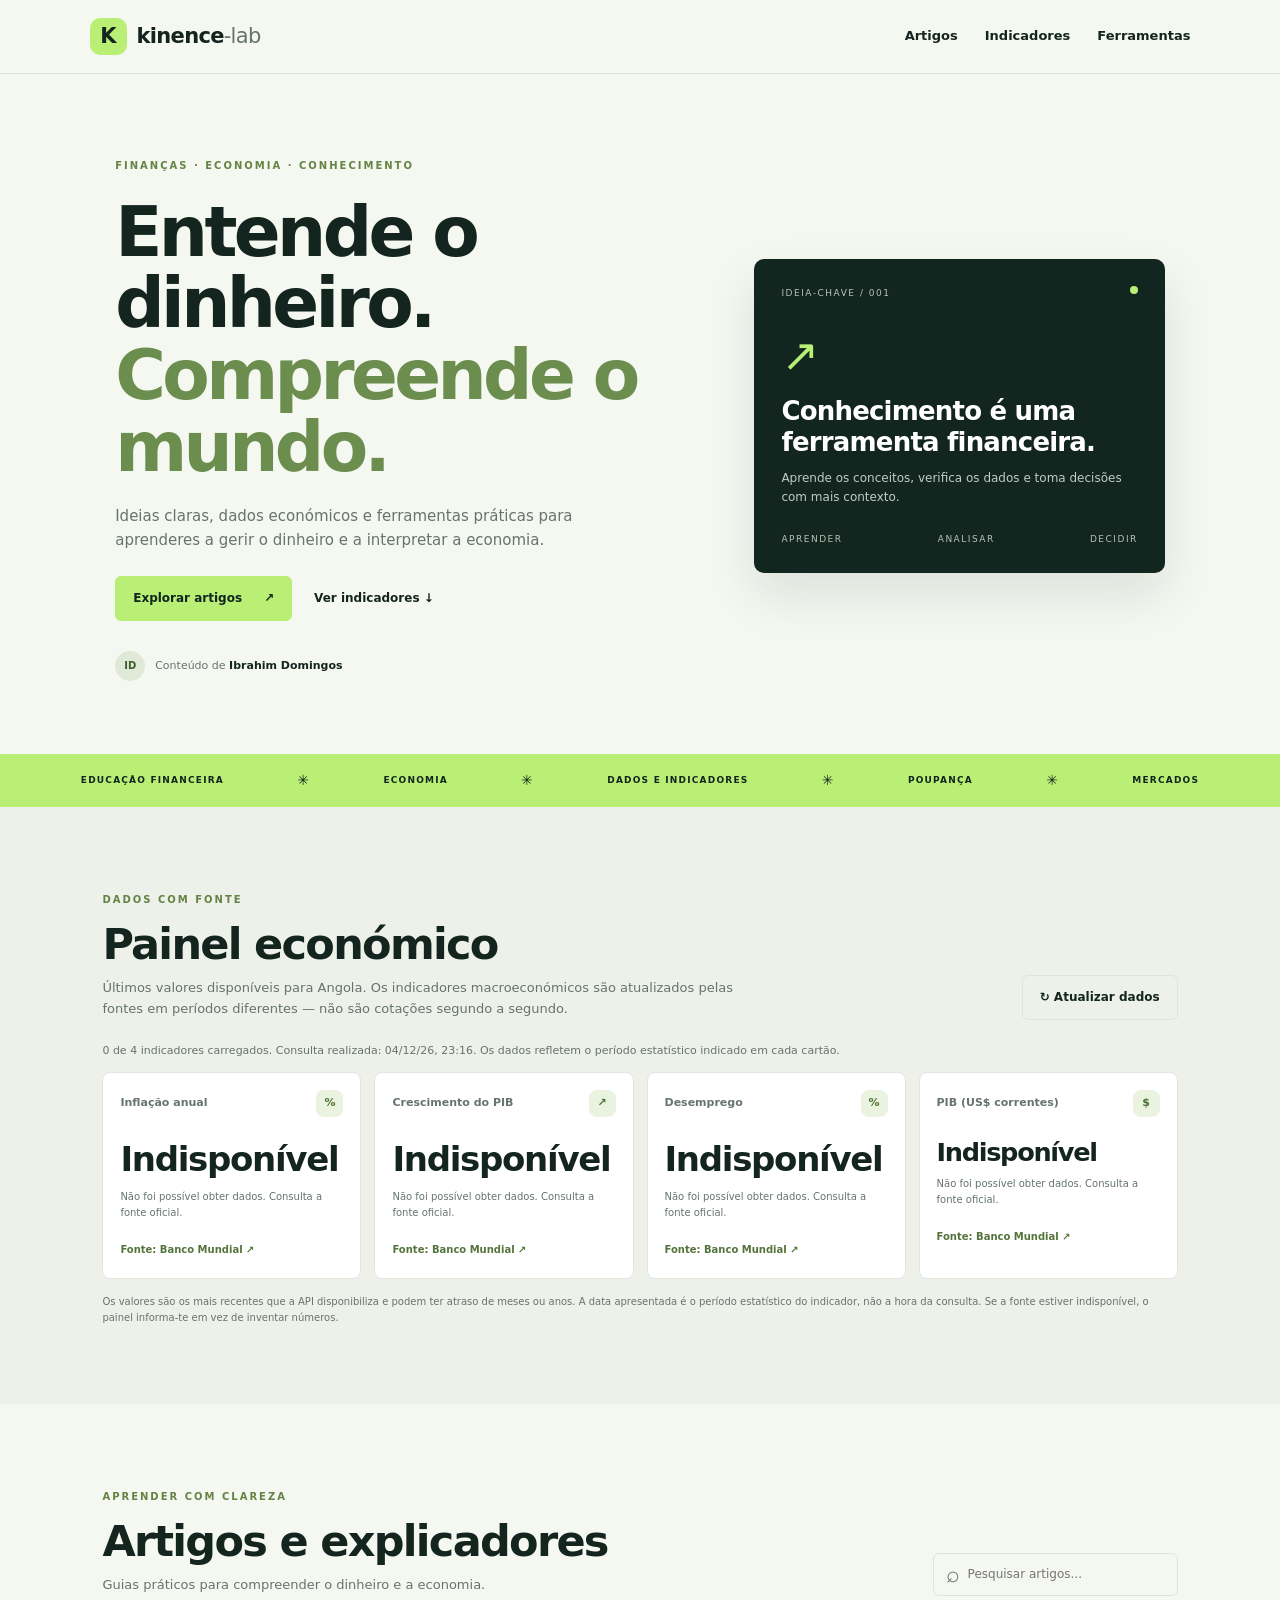
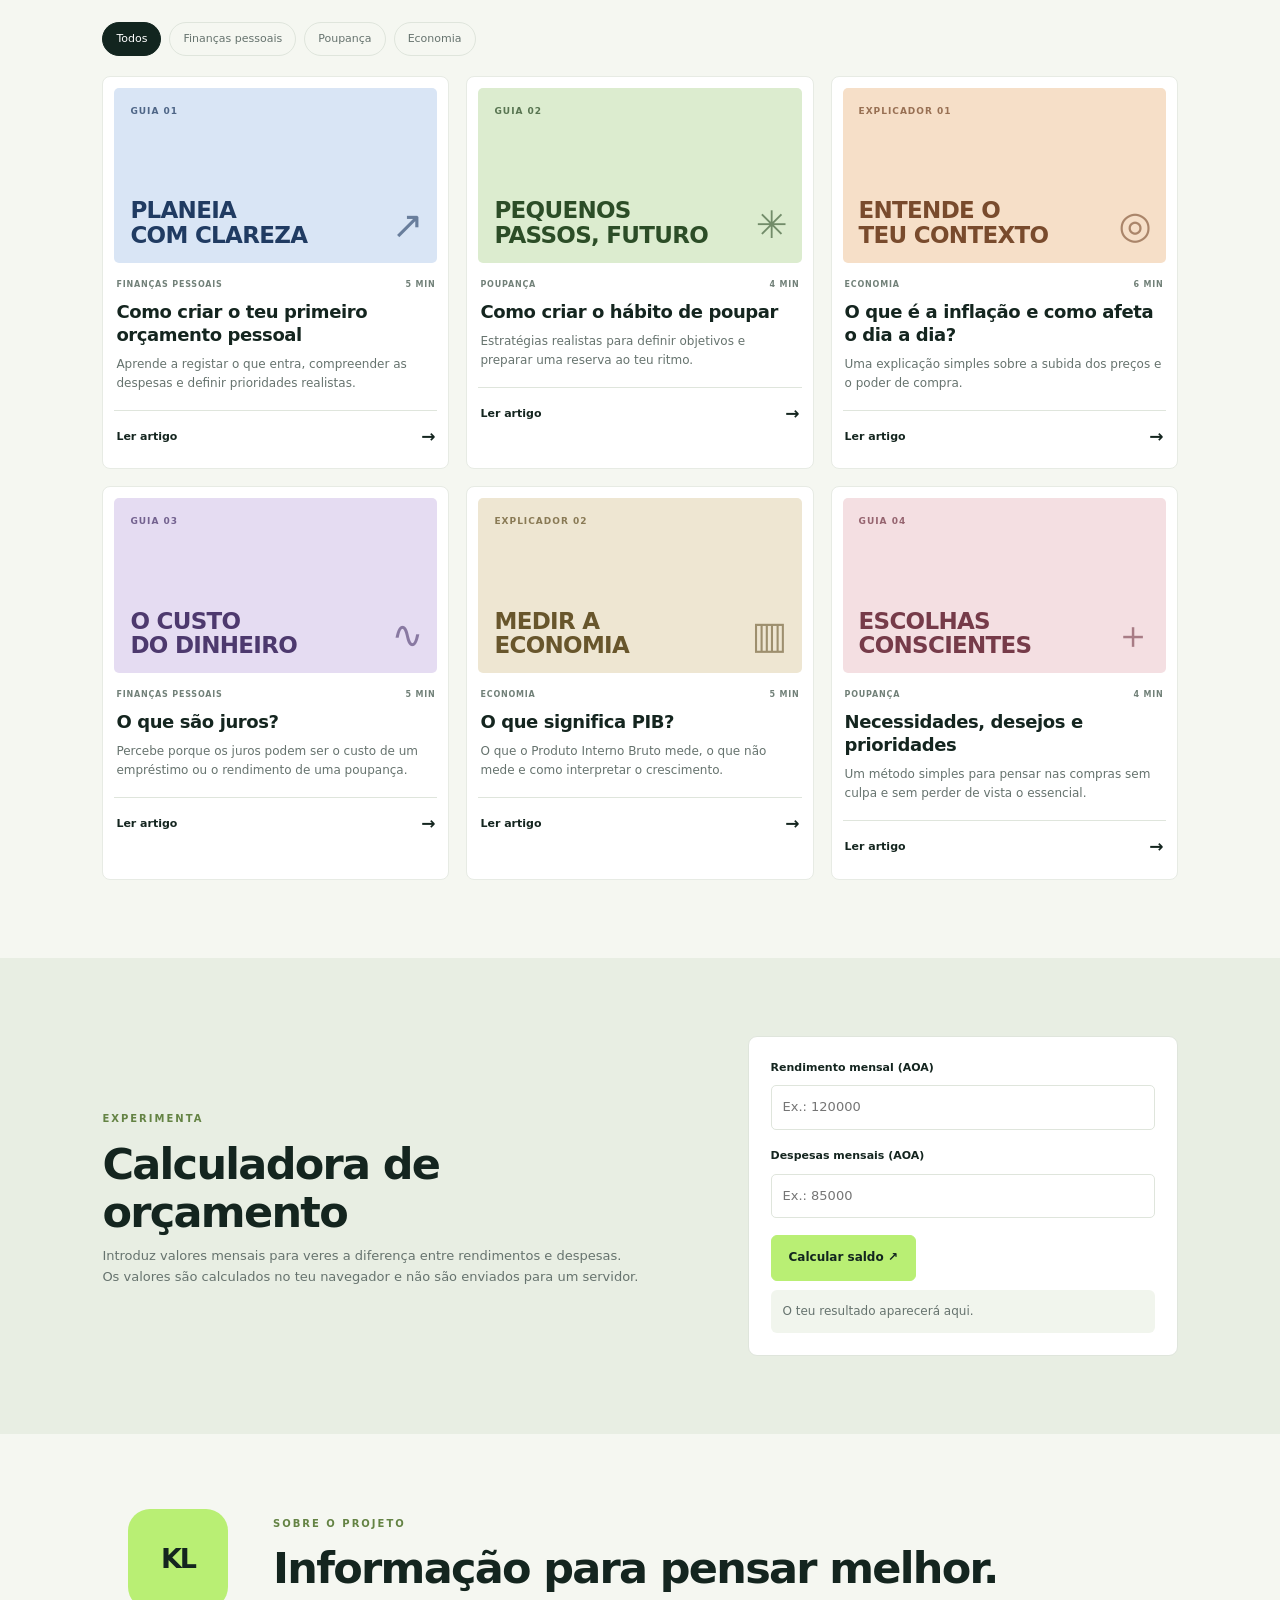
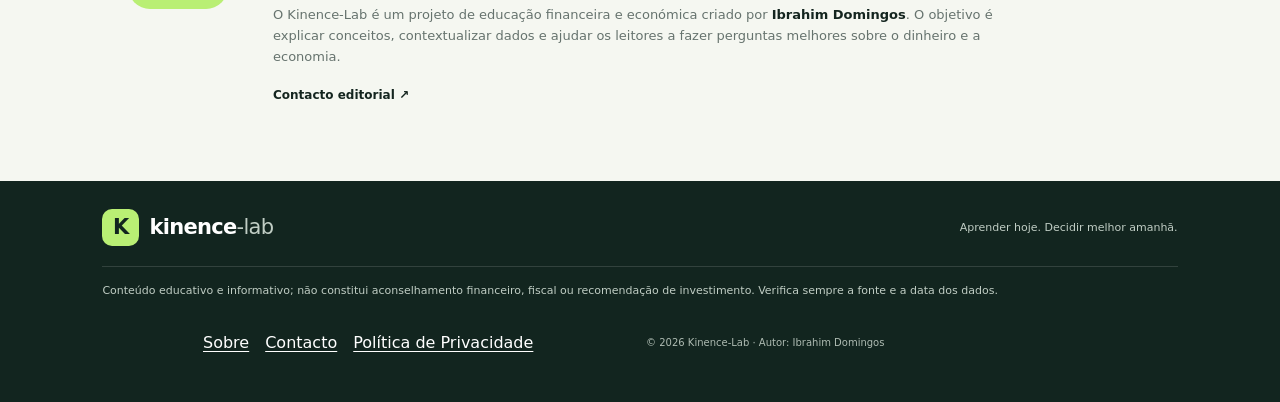
<file: index.html>
<!doctype html>
<html lang="pt">
<head>
  <meta charset="utf-8">
  <meta name="viewport" content="width=device-width, initial-scale=1">
  <meta name="theme-color" content="#12251f">
  <meta name="description" content="Kinence-Lab: educação financeira, economia angolana, indicadores económicos e ferramentas práticas para compreender melhor o dinheiro.">
  <link rel="canonical" href="https://elsaportela57-coder.github.io/Kinence-lab/">
  <meta property="og:type" content="website">
  <meta property="og:title" content="Kinence-Lab — Finanças, Economia e Conhecimento">
  <meta property="og:description" content="Educação financeira, economia e dados para aprender e decidir com mais contexto.">
  <meta property="og:url" content="https://elsaportela57-coder.github.io/Kinence-lab/">
  <title>Kinence-Lab — Finanças, Economia e Conhecimento</title>
  <link rel="stylesheet" href="style.css">
</head>
<body>
  <a class="skip-link" href="#conteudo">Saltar para o conteúdo</a>
  <header class="site-header">
    <a class="brand" href="#" aria-label="Kinence-Lab, início">
      <span class="brand-mark">K</span><span>kinence<span class="brand-light">-lab</span></span>
    </a>
    <button class="menu-toggle" id="menuToggle" aria-label="Abrir menu" aria-expanded="false">☰</button>
    <nav id="navMenu" aria-label="Navegação principal">
      <a href="#artigos">Artigos</a><a href="#indicadores">Indicadores</a><a href="#ferramentas">Ferramentas</a>
    </nav>
  </header>

  <main id="conteudo">
    <section class="hero">
      <div class="hero-copy">
        <span class="eyebrow">FINANÇAS · ECONOMIA · CONHECIMENTO</span>
        <h1>Entende o dinheiro.<br><span>Compreende o mundo.</span></h1>
        <p>Ideias claras, dados económicos e ferramentas práticas para aprenderes a gerir o dinheiro e a interpretar a economia.</p>
        <div class="hero-actions"><a class="button" href="#artigos">Explorar artigos <span>↗</span></a><a class="text-link" href="#indicadores">Ver indicadores ↓</a></div>
        <div class="author-line"><span class="author-avatar">ID</span><span>Conteúdo de <strong>Ibrahim Domingos</strong></span></div>
      </div>
      <div class="hero-panel">
        <div class="panel-top"><span>IDEIA-CHAVE / 001</span><span class="live-dot"></span></div>
        <div class="panel-symbol">↗</div>
        <h2>Conhecimento é uma ferramenta financeira.</h2>
        <p>Aprende os conceitos, verifica os dados e toma decisões com mais contexto.</p>
        <div class="panel-bottom"><span>APRENDER</span><span>ANALISAR</span><span>DECIDIR</span></div>
      </div>
    </section>

    <div class="ticker" aria-label="Temas do Kinence-Lab"><span>EDUCAÇÃO FINANCEIRA</span><b>✳</b><span>ECONOMIA</span><b>✳</b><span>DADOS E INDICADORES</span><b>✳</b><span>POUPANÇA</span><b>✳</b><span>MERCADOS</span></div>

    <section class="section indicators-section" id="indicadores">
      <div class="section-heading">
        <div><span class="eyebrow">DADOS COM FONTE</span><h2>Painel económico</h2><p class="section-intro">Últimos valores disponíveis para Angola. Os indicadores macroeconómicos são atualizados pelas fontes em períodos diferentes — não são cotações segundo a segundo.</p></div>
        <button class="button button-outline" id="refreshIndicators"><span>↻</span> Atualizar dados</button>
      </div>
      <div class="data-status" id="dataStatus" role="status">A preparar ligação à API do Banco Mundial…</div>
      <div class="indicator-grid">
        <article class="indicator-card"><div class="indicator-label"><span>Inflação anual</span><span class="indicator-icon">%</span></div><div class="indicator-value" id="inflationValue">—</div><div class="indicator-detail" id="inflationDate">A carregar dados…</div><a class="source-link" href="https://data.worldbank.org/indicator/FP.CPI.TOTL.ZG?locations=AO" target="_blank" rel="noopener">Fonte: Banco Mundial ↗</a></article>
        <article class="indicator-card"><div class="indicator-label"><span>Crescimento do PIB</span><span class="indicator-icon">↗</span></div><div class="indicator-value" id="gdpValue">—</div><div class="indicator-detail" id="gdpDate">A carregar dados…</div><a class="source-link" href="https://data.worldbank.org/indicator/NY.GDP.MKTP.KD.ZG?locations=AO" target="_blank" rel="noopener">Fonte: Banco Mundial ↗</a></article>
        <article class="indicator-card"><div class="indicator-label"><span>Desemprego</span><span class="indicator-icon">%</span></div><div class="indicator-value" id="unemploymentValue">—</div><div class="indicator-detail" id="unemploymentDate">A carregar dados…</div><a class="source-link" href="https://data.worldbank.org/indicator/SL.UEM.TOTL.ZS?locations=AO" target="_blank" rel="noopener">Fonte: Banco Mundial ↗</a></article>
        <article class="indicator-card"><div class="indicator-label"><span>PIB (US$ correntes)</span><span class="indicator-icon">$</span></div><div class="indicator-value compact-value" id="nominalGdpValue">—</div><div class="indicator-detail" id="nominalGdpDate">A carregar dados…</div><a class="source-link" href="https://data.worldbank.org/indicator/NY.GDP.MKTP.CD?locations=AO" target="_blank" rel="noopener">Fonte: Banco Mundial ↗</a></article>
      </div>
      <p class="data-note">Os valores são os mais recentes que a API disponibiliza e podem ter atraso de meses ou anos. A data apresentada é o período estatístico do indicador, não a hora da consulta. Se a fonte estiver indisponível, o painel informa-te em vez de inventar números.</p>
    </section>

    <section class="section" id="artigos">
      <div class="section-heading">
        <div><span class="eyebrow">APRENDER COM CLAREZA</span><h2>Artigos e explicadores</h2><p class="section-intro">Guias práticos para compreender o dinheiro e a economia.</p></div>
        <label class="search-wrap"><span class="sr-only">Pesquisar artigos</span><span>⌕</span><input id="searchInput" type="search" placeholder="Pesquisar artigos..." autocomplete="off"></label>
      </div>
      <div class="filters" id="filters" aria-label="Filtrar por categoria">
        <button class="filter active" data-category="Todos">Todos</button><button class="filter" data-category="Finanças pessoais">Finanças pessoais</button><button class="filter" data-category="Poupança">Poupança</button><button class="filter" data-category="Economia">Economia</button>
      </div>
      <div class="article-grid" id="articleGrid">
        <article class="article-card" data-category="Finanças pessoais" data-search="orçamento pessoal gerir dinheiro despesas receitas planeamento">
          <div class="article-art art-blue"><span>GUIA 01</span><b>PLANEIA<br>COM CLAREZA</b><i>↗</i></div><div class="article-meta"><span>FINANÇAS PESSOAIS</span><span>5 MIN</span></div>
          <h3>Como criar o teu primeiro orçamento pessoal</h3><p>Aprende a registar o que entra, compreender as despesas e definir prioridades realistas.</p><a class="read-link" href="artigos/orcamento-pessoal.html">Ler artigo <span>→</span></a>
        </article>
        <article class="article-card" data-category="Poupança" data-search="poupança guardar dinheiro metas objetivos despesas imprevistos">
          <div class="article-art art-green"><span>GUIA 02</span><b>PEQUENOS<br>PASSOS, FUTURO</b><i>✳</i></div><div class="article-meta"><span>POUPANÇA</span><span>4 MIN</span></div>
          <h3>Como criar o hábito de poupar</h3><p>Estratégias realistas para definir objetivos e preparar uma reserva ao teu ritmo.</p><a class="read-link" href="artigos/habito-de-poupar.html">Ler artigo <span>→</span></a>
        </article>
        <article class="article-card" data-category="Economia" data-search="inflação preços economia poder de compra cesta produtos">
          <div class="article-art art-orange"><span>EXPLICADOR 01</span><b>ENTENDE O<br>TEU CONTEXTO</b><i>◎</i></div><div class="article-meta"><span>ECONOMIA</span><span>6 MIN</span></div>
          <h3>O que é a inflação e como afeta o dia a dia?</h3><p>Uma explicação simples sobre a subida dos preços e o poder de compra.</p><a class="read-link" href="artigos/inflacao.html">Ler artigo <span>→</span></a>
        </article>
        <article class="article-card" data-category="Finanças pessoais" data-search="juros taxa juro empréstimo poupança custo crédito">
          <div class="article-art art-lilac"><span>GUIA 03</span><b>O CUSTO<br>DO DINHEIRO</b><i>∿</i></div><div class="article-meta"><span>FINANÇAS PESSOAIS</span><span>5 MIN</span></div>
          <h3>O que são juros?</h3><p>Percebe porque os juros podem ser o custo de um empréstimo ou o rendimento de uma poupança.</p><a class="read-link" href="artigos/juros.html">Ler artigo <span>→</span></a>
        </article>
        <article class="article-card" data-category="Economia" data-search="produto interno bruto PIB economia produção crescimento">
          <div class="article-art art-sand"><span>EXPLICADOR 02</span><b>MEDIR A<br>ECONOMIA</b><i>▥</i></div><div class="article-meta"><span>ECONOMIA</span><span>5 MIN</span></div>
          <h3>O que significa PIB?</h3><p>O que o Produto Interno Bruto mede, o que não mede e como interpretar o crescimento.</p><a class="read-link" href="artigos/produto-interno-bruto.html">Ler artigo <span>→</span></a>
        </article>
        <article class="article-card" data-category="Poupança" data-search="necessidades desejos orçamento compras prioridades">
          <div class="article-art art-pink"><span>GUIA 04</span><b>ESCOLHAS<br>CONSCIENTES</b><i>＋</i></div><div class="article-meta"><span>POUPANÇA</span><span>4 MIN</span></div>
          <h3>Necessidades, desejos e prioridades</h3><p>Um método simples para pensar nas compras sem culpa e sem perder de vista o essencial.</p><a class="read-link" href="artigos/necessidades-e-desejos.html">Ler artigo <span>→</span></a>
        </article>
      </div>
      <p id="noResults" class="no-results" hidden>Não encontrámos artigos com essa pesquisa. Experimenta outras palavras.</p>
    </section>

    <section class="tools-section" id="ferramentas">
      <div class="section tools-layout">
        <div><span class="eyebrow">EXPERIMENTA</span><h2>Calculadora de orçamento</h2><p class="section-intro">Introduz valores mensais para veres a diferença entre rendimentos e despesas. Os valores são calculados no teu navegador e não são enviados para um servidor.</p></div>
        <form id="budgetForm" class="budget-tool">
          <label for="income">Rendimento mensal (AOA)</label><input id="income" type="number" min="0" step="any" placeholder="Ex.: 120000" required>
          <label for="expenses">Despesas mensais (AOA)</label><input id="expenses" type="number" min="0" step="any" placeholder="Ex.: 85000" required>
          <button class="button" type="submit">Calcular saldo ↗</button>
          <div id="budgetResult" class="budget-result" aria-live="polite">O teu resultado aparecerá aqui.</div>
        </form>
      </div>
    </section>

    <section class="about-section" id="sobre">
      <div class="about-monogram">KL</div><div><span class="eyebrow">SOBRE O PROJETO</span><h2>Informação para pensar melhor.</h2><p>O Kinence-Lab é um projeto de educação financeira e económica criado por <strong>Ibrahim Domingos</strong>. O objetivo é explicar conceitos, contextualizar dados e ajudar os leitores a fazer perguntas melhores sobre o dinheiro e a economia.</p><a class="text-link" href="contacto.html">Contacto editorial ↗</a></div>
    </section>
  </main>

  <footer><a class="brand footer-brand" href="#"><span class="brand-mark">K</span><span>kinence<span class="brand-light">-lab</span></span></a><p>Aprender hoje. Decidir melhor amanhã.</p><p class="footer-disclaimer">Conteúdo educativo e informativo; não constitui aconselhamento financeiro, fiscal ou recomendação de investimento. Verifica sempre a fonte e a data dos dados.</p><nav class="footer-links" aria-label="Links institucionais"><a href="sobre.html">Sobre</a><a href="contacto.html">Contacto</a><a href="privacidade.html">Política de Privacidade</a></nav><span class="copyright">© <span id="year"></span> Kinence-Lab · Autor: Ibrahim Domingos</span></footer>
  <script src="script.js"></script>
</body>
</html>
</file>
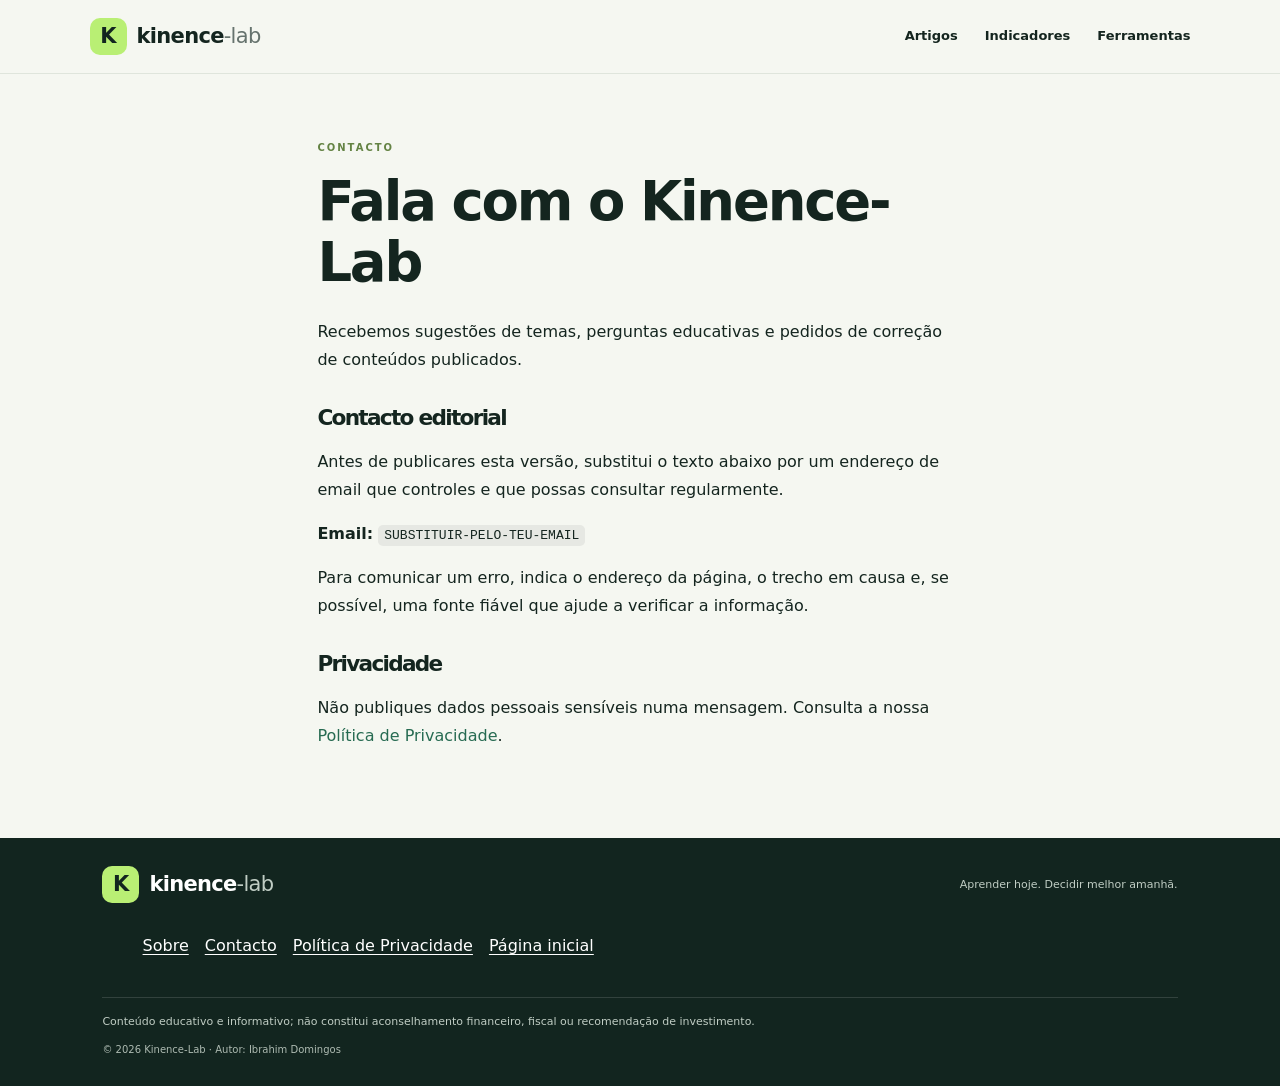
<file: contacto.html>
<!doctype html>
<html lang="pt">
<head>
  <meta charset="utf-8">
  <meta name="viewport" content="width=device-width, initial-scale=1">
  <meta name="theme-color" content="#12251f">
  <meta name="robots" content="index,follow">
  <link rel="stylesheet" href="style.css">
  <link rel="canonical" href="https://elsaportela57-coder.github.io/Kinence-lab/contacto.html">
  <title>Contacto | Kinence-Lab</title>
  <meta name="description" content="Contacta o Kinence-Lab para perguntas, sugestões e correções editoriais.">
</head>
<body>
  <a class="skip-link" href="#conteudo">Saltar para o conteúdo</a>
  <header class="site-header"><a class="brand" href="./" aria-label="Kinence-Lab, início"><span class="brand-mark">K</span><span>kinence<span class="brand-light">-lab</span></span></a><nav aria-label="Navegação principal"><a href="./#artigos">Artigos</a><a href="./#indicadores">Indicadores</a><a href="./#ferramentas">Ferramentas</a></nav></header>
  <main id="conteudo" class="section legal-page">
<span class="eyebrow">CONTACTO</span><h1>Fala com o Kinence-Lab</h1><p>Recebemos sugestões de temas, perguntas educativas e pedidos de correção de conteúdos publicados.</p><h2>Contacto editorial</h2><p>Antes de publicares esta versão, substitui o texto abaixo por um endereço de email que controles e que possas consultar regularmente.</p><p><strong>Email:</strong> <code>SUBSTITUIR-PELO-TEU-EMAIL</code></p><p>Para comunicar um erro, indica o endereço da página, o trecho em causa e, se possível, uma fonte fiável que ajude a verificar a informação.</p><h2>Privacidade</h2><p>Não publiques dados pessoais sensíveis numa mensagem. Consulta a nossa <a href="privacidade.html">Política de Privacidade</a>.</p>
  </main>
  <footer><a class="brand footer-brand" href="./"><span class="brand-mark">K</span><span>kinence<span class="brand-light">-lab</span></span></a><p>Aprender hoje. Decidir melhor amanhã.</p><nav class="footer-links" aria-label="Links institucionais"><a href="./sobre.html">Sobre</a><a href="./contacto.html">Contacto</a><a href="./privacidade.html">Política de Privacidade</a><a href="./">Página inicial</a></nav><p class="footer-disclaimer">Conteúdo educativo e informativo; não constitui aconselhamento financeiro, fiscal ou recomendação de investimento.</p><span class="copyright">© <span id="year"></span> Kinence-Lab · Autor: Ibrahim Domingos</span></footer>
  <script>document.getElementById('year').textContent = new Date().getFullYear();</script>
</body>
</html>
</file>
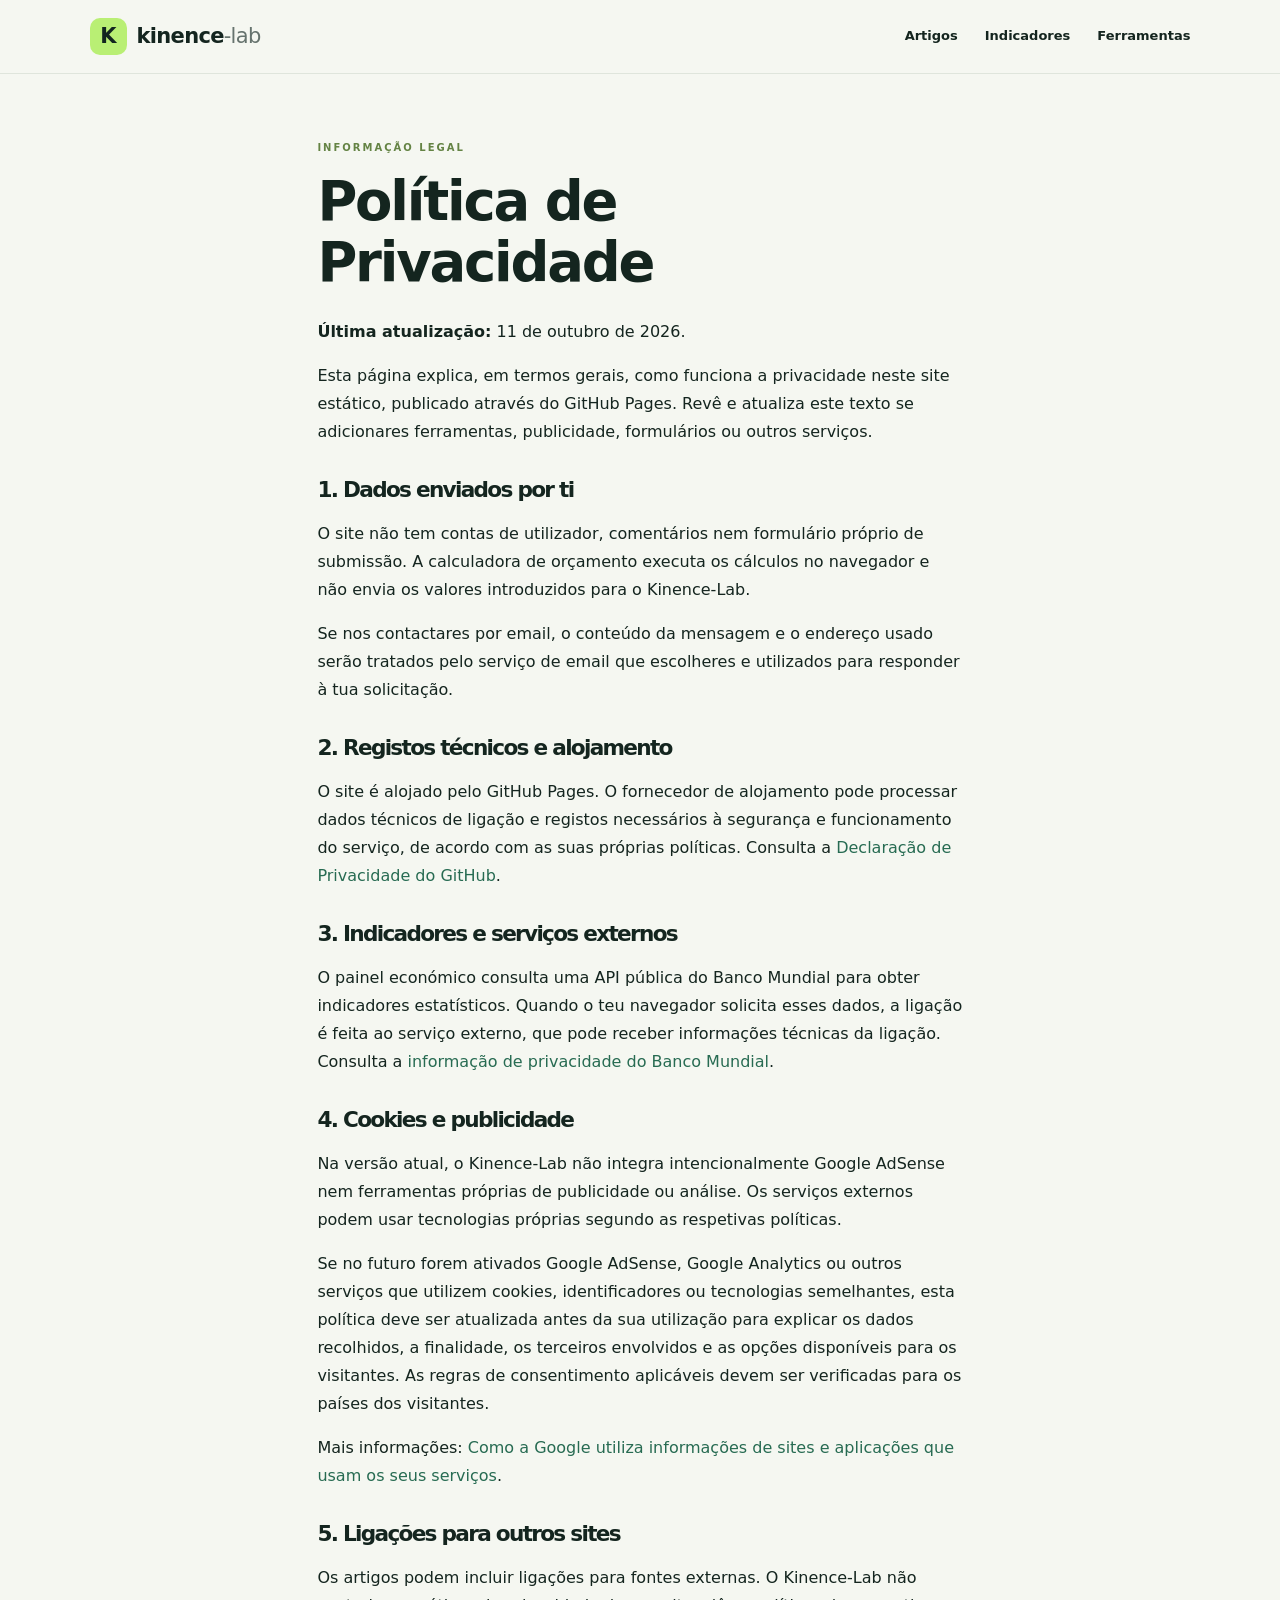
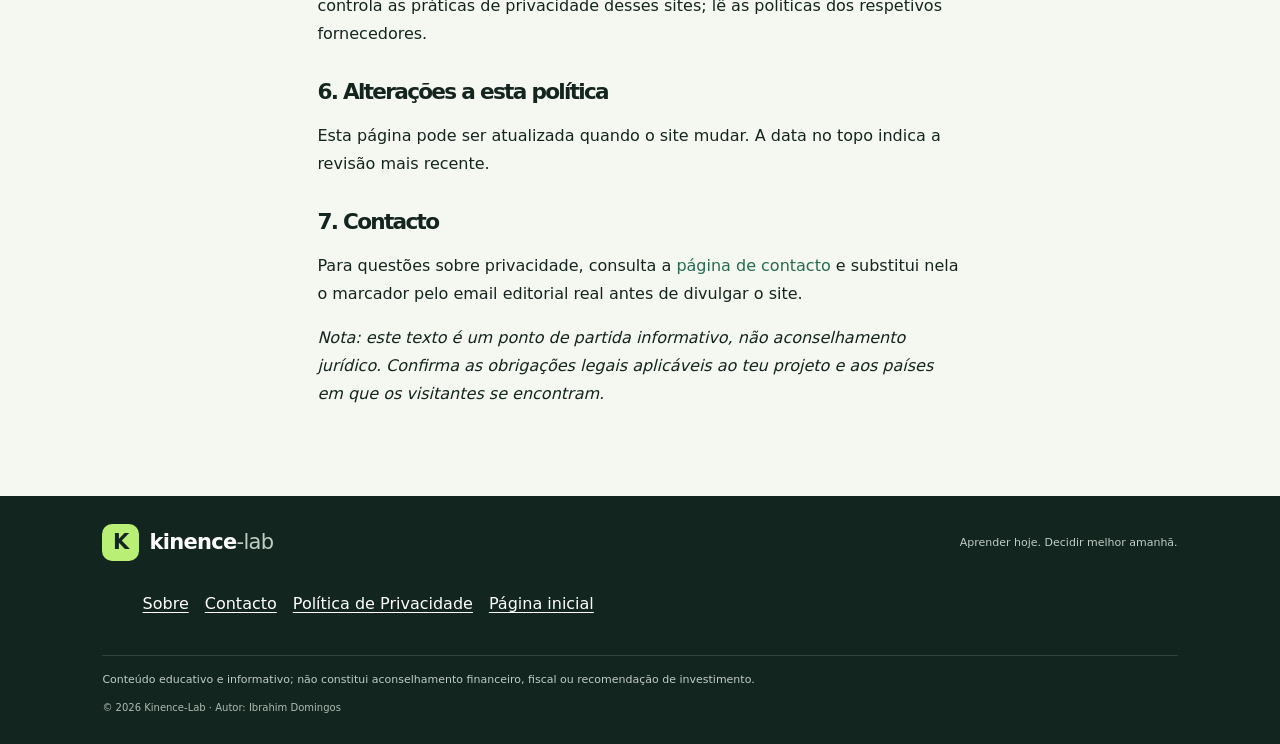
<file: privacidade.html>
<!doctype html>
<html lang="pt">
<head>
  <meta charset="utf-8">
  <meta name="viewport" content="width=device-width, initial-scale=1">
  <meta name="theme-color" content="#12251f">
  <meta name="robots" content="index,follow">
  <link rel="stylesheet" href="style.css">
  <link rel="canonical" href="https://elsaportela57-coder.github.io/Kinence-lab/privacidade.html">
  <title>Política de Privacidade | Kinence-Lab</title>
  <meta name="description" content="Política de Privacidade do Kinence-Lab: informações sobre dados, registos técnicos, serviços externos e publicidade.">
</head>
<body>
  <a class="skip-link" href="#conteudo">Saltar para o conteúdo</a>
  <header class="site-header"><a class="brand" href="./" aria-label="Kinence-Lab, início"><span class="brand-mark">K</span><span>kinence<span class="brand-light">-lab</span></span></a><nav aria-label="Navegação principal"><a href="./#artigos">Artigos</a><a href="./#indicadores">Indicadores</a><a href="./#ferramentas">Ferramentas</a></nav></header>
  <main id="conteudo" class="section legal-page">
<span class="eyebrow">INFORMAÇÃO LEGAL</span><h1>Política de Privacidade</h1><p><strong>Última atualização:</strong> 11 de outubro de 2026.</p><p>Esta página explica, em termos gerais, como funciona a privacidade neste site estático, publicado através do GitHub Pages. Revê e atualiza este texto se adicionares ferramentas, publicidade, formulários ou outros serviços.</p><h2>1. Dados enviados por ti</h2><p>O site não tem contas de utilizador, comentários nem formulário próprio de submissão. A calculadora de orçamento executa os cálculos no navegador e não envia os valores introduzidos para o Kinence-Lab.</p><p>Se nos contactares por email, o conteúdo da mensagem e o endereço usado serão tratados pelo serviço de email que escolheres e utilizados para responder à tua solicitação.</p><h2>2. Registos técnicos e alojamento</h2><p>O site é alojado pelo GitHub Pages. O fornecedor de alojamento pode processar dados técnicos de ligação e registos necessários à segurança e funcionamento do serviço, de acordo com as suas próprias políticas. Consulta a <a href="https://docs.github.com/en/site-policy/privacy-policies/github-privacy-statement" target="_blank" rel="noopener noreferrer">Declaração de Privacidade do GitHub</a>.</p><h2>3. Indicadores e serviços externos</h2><p>O painel económico consulta uma API pública do Banco Mundial para obter indicadores estatísticos. Quando o teu navegador solicita esses dados, a ligação é feita ao serviço externo, que pode receber informações técnicas da ligação. Consulta a <a href="https://www.worldbank.org/en/about/legal/privacy-notice" target="_blank" rel="noopener noreferrer">informação de privacidade do Banco Mundial</a>.</p><h2>4. Cookies e publicidade</h2><p>Na versão atual, o Kinence-Lab não integra intencionalmente Google AdSense nem ferramentas próprias de publicidade ou análise. Os serviços externos podem usar tecnologias próprias segundo as respetivas políticas.</p><p>Se no futuro forem ativados Google AdSense, Google Analytics ou outros serviços que utilizem cookies, identificadores ou tecnologias semelhantes, esta política deve ser atualizada antes da sua utilização para explicar os dados recolhidos, a finalidade, os terceiros envolvidos e as opções disponíveis para os visitantes. As regras de consentimento aplicáveis devem ser verificadas para os países dos visitantes.</p><p>Mais informações: <a href="https://policies.google.com/technologies/partner-sites" target="_blank" rel="noopener noreferrer">Como a Google utiliza informações de sites e aplicações que usam os seus serviços</a>.</p><h2>5. Ligações para outros sites</h2><p>Os artigos podem incluir ligações para fontes externas. O Kinence-Lab não controla as práticas de privacidade desses sites; lê as políticas dos respetivos fornecedores.</p><h2>6. Alterações a esta política</h2><p>Esta página pode ser atualizada quando o site mudar. A data no topo indica a revisão mais recente.</p><h2>7. Contacto</h2><p>Para questões sobre privacidade, consulta a <a href="contacto.html">página de contacto</a> e substitui nela o marcador pelo email editorial real antes de divulgar o site.</p><p><em>Nota: este texto é um ponto de partida informativo, não aconselhamento jurídico. Confirma as obrigações legais aplicáveis ao teu projeto e aos países em que os visitantes se encontram.</em></p>
  </main>
  <footer><a class="brand footer-brand" href="./"><span class="brand-mark">K</span><span>kinence<span class="brand-light">-lab</span></span></a><p>Aprender hoje. Decidir melhor amanhã.</p><nav class="footer-links" aria-label="Links institucionais"><a href="./sobre.html">Sobre</a><a href="./contacto.html">Contacto</a><a href="./privacidade.html">Política de Privacidade</a><a href="./">Página inicial</a></nav><p class="footer-disclaimer">Conteúdo educativo e informativo; não constitui aconselhamento financeiro, fiscal ou recomendação de investimento.</p><span class="copyright">© <span id="year"></span> Kinence-Lab · Autor: Ibrahim Domingos</span></footer>
  <script>document.getElementById('year').textContent = new Date().getFullYear();</script>
</body>
</html>
</file>
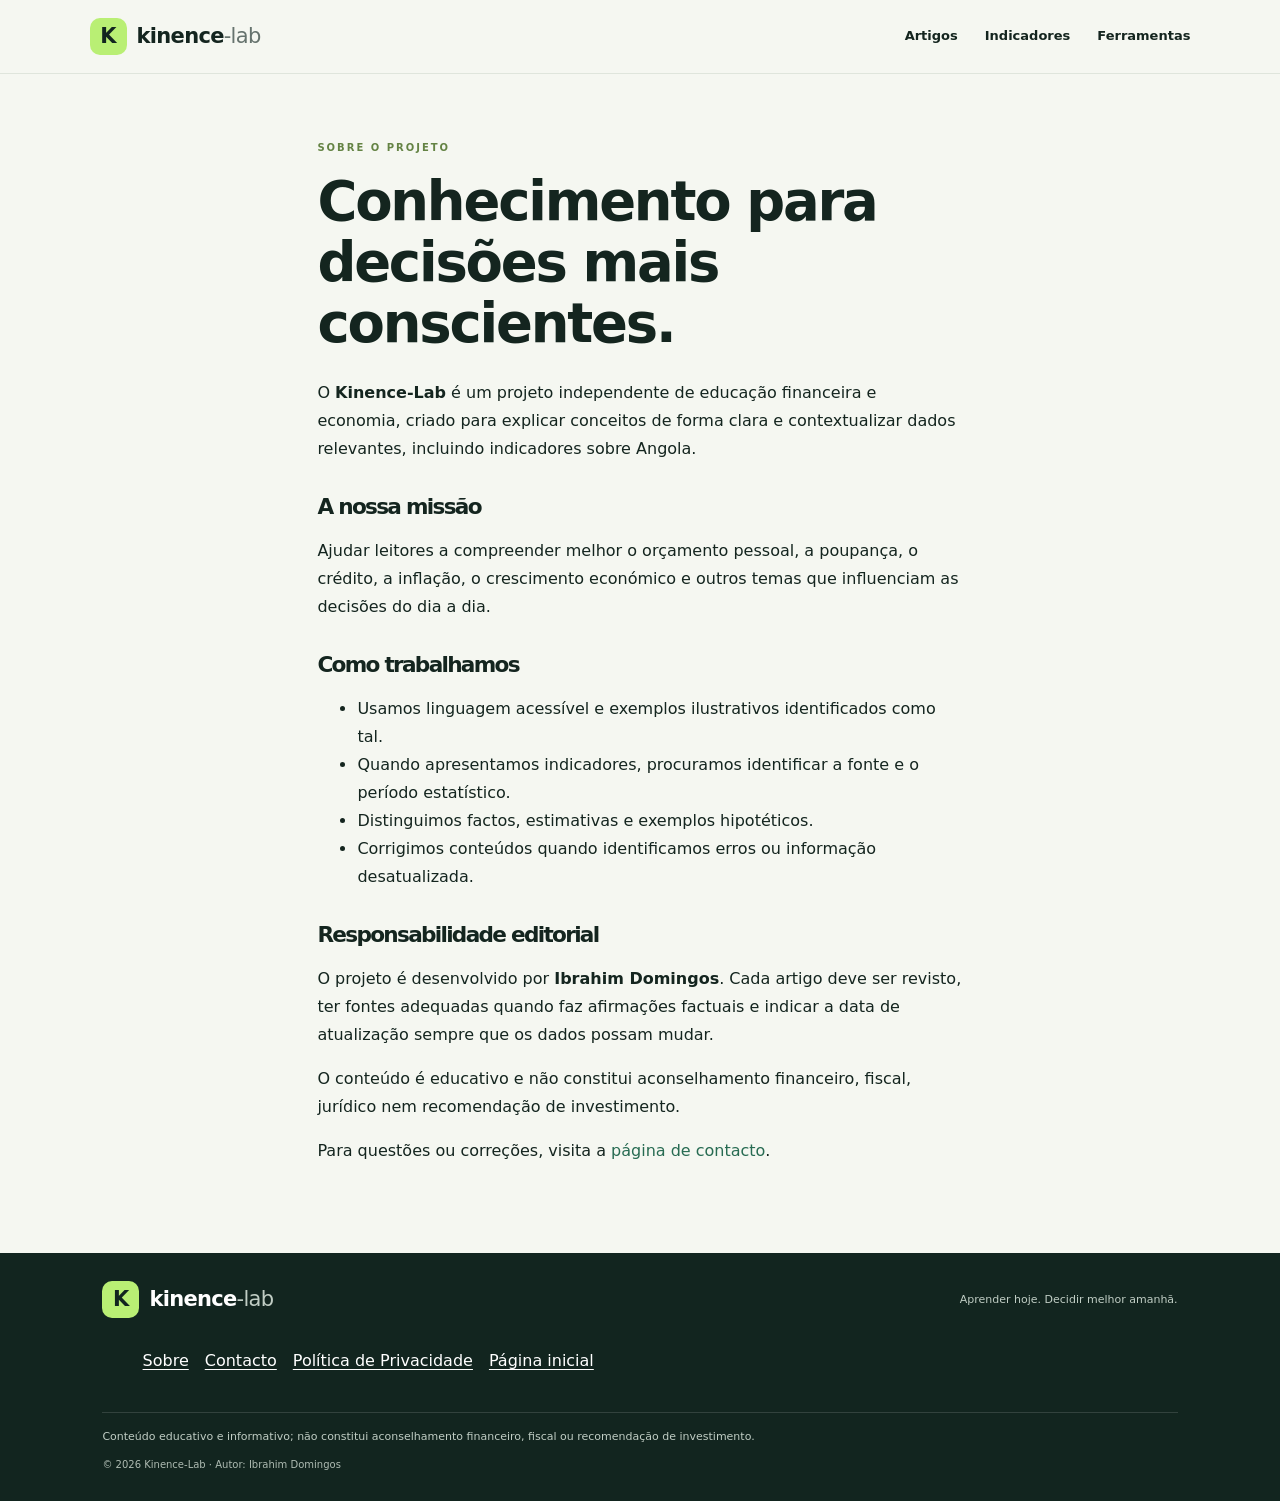
<file: sobre.html>
<!doctype html>
<html lang="pt">
<head>
  <meta charset="utf-8">
  <meta name="viewport" content="width=device-width, initial-scale=1">
  <meta name="theme-color" content="#12251f">
  <meta name="robots" content="index,follow">
  <link rel="stylesheet" href="style.css">
  <link rel="canonical" href="https://elsaportela57-coder.github.io/Kinence-lab/sobre.html">
  <title>Sobre o Kinence-Lab | Kinence-Lab</title>
  <meta name="description" content="Conhece a missão editorial, os objetivos e os princípios do Kinence-Lab.">
</head>
<body>
  <a class="skip-link" href="#conteudo">Saltar para o conteúdo</a>
  <header class="site-header"><a class="brand" href="./" aria-label="Kinence-Lab, início"><span class="brand-mark">K</span><span>kinence<span class="brand-light">-lab</span></span></a><nav aria-label="Navegação principal"><a href="./#artigos">Artigos</a><a href="./#indicadores">Indicadores</a><a href="./#ferramentas">Ferramentas</a></nav></header>
  <main id="conteudo" class="section legal-page">
<span class="eyebrow">SOBRE O PROJETO</span><h1>Conhecimento para decisões mais conscientes.</h1><p>O <strong>Kinence-Lab</strong> é um projeto independente de educação financeira e economia, criado para explicar conceitos de forma clara e contextualizar dados relevantes, incluindo indicadores sobre Angola.</p><h2>A nossa missão</h2><p>Ajudar leitores a compreender melhor o orçamento pessoal, a poupança, o crédito, a inflação, o crescimento económico e outros temas que influenciam as decisões do dia a dia.</p><h2>Como trabalhamos</h2><ul><li>Usamos linguagem acessível e exemplos ilustrativos identificados como tal.</li><li>Quando apresentamos indicadores, procuramos identificar a fonte e o período estatístico.</li><li>Distinguimos factos, estimativas e exemplos hipotéticos.</li><li>Corrigimos conteúdos quando identificamos erros ou informação desatualizada.</li></ul><h2>Responsabilidade editorial</h2><p>O projeto é desenvolvido por <strong>Ibrahim Domingos</strong>. Cada artigo deve ser revisto, ter fontes adequadas quando faz afirmações factuais e indicar a data de atualização sempre que os dados possam mudar.</p><p>O conteúdo é educativo e não constitui aconselhamento financeiro, fiscal, jurídico nem recomendação de investimento.</p><p>Para questões ou correções, visita a <a href="contacto.html">página de contacto</a>.</p>
  </main>
  <footer><a class="brand footer-brand" href="./"><span class="brand-mark">K</span><span>kinence<span class="brand-light">-lab</span></span></a><p>Aprender hoje. Decidir melhor amanhã.</p><nav class="footer-links" aria-label="Links institucionais"><a href="./sobre.html">Sobre</a><a href="./contacto.html">Contacto</a><a href="./privacidade.html">Política de Privacidade</a><a href="./">Página inicial</a></nav><p class="footer-disclaimer">Conteúdo educativo e informativo; não constitui aconselhamento financeiro, fiscal ou recomendação de investimento.</p><span class="copyright">© <span id="year"></span> Kinence-Lab · Autor: Ibrahim Domingos</span></footer>
  <script>document.getElementById('year').textContent = new Date().getFullYear();</script>
</body>
</html>
</file>
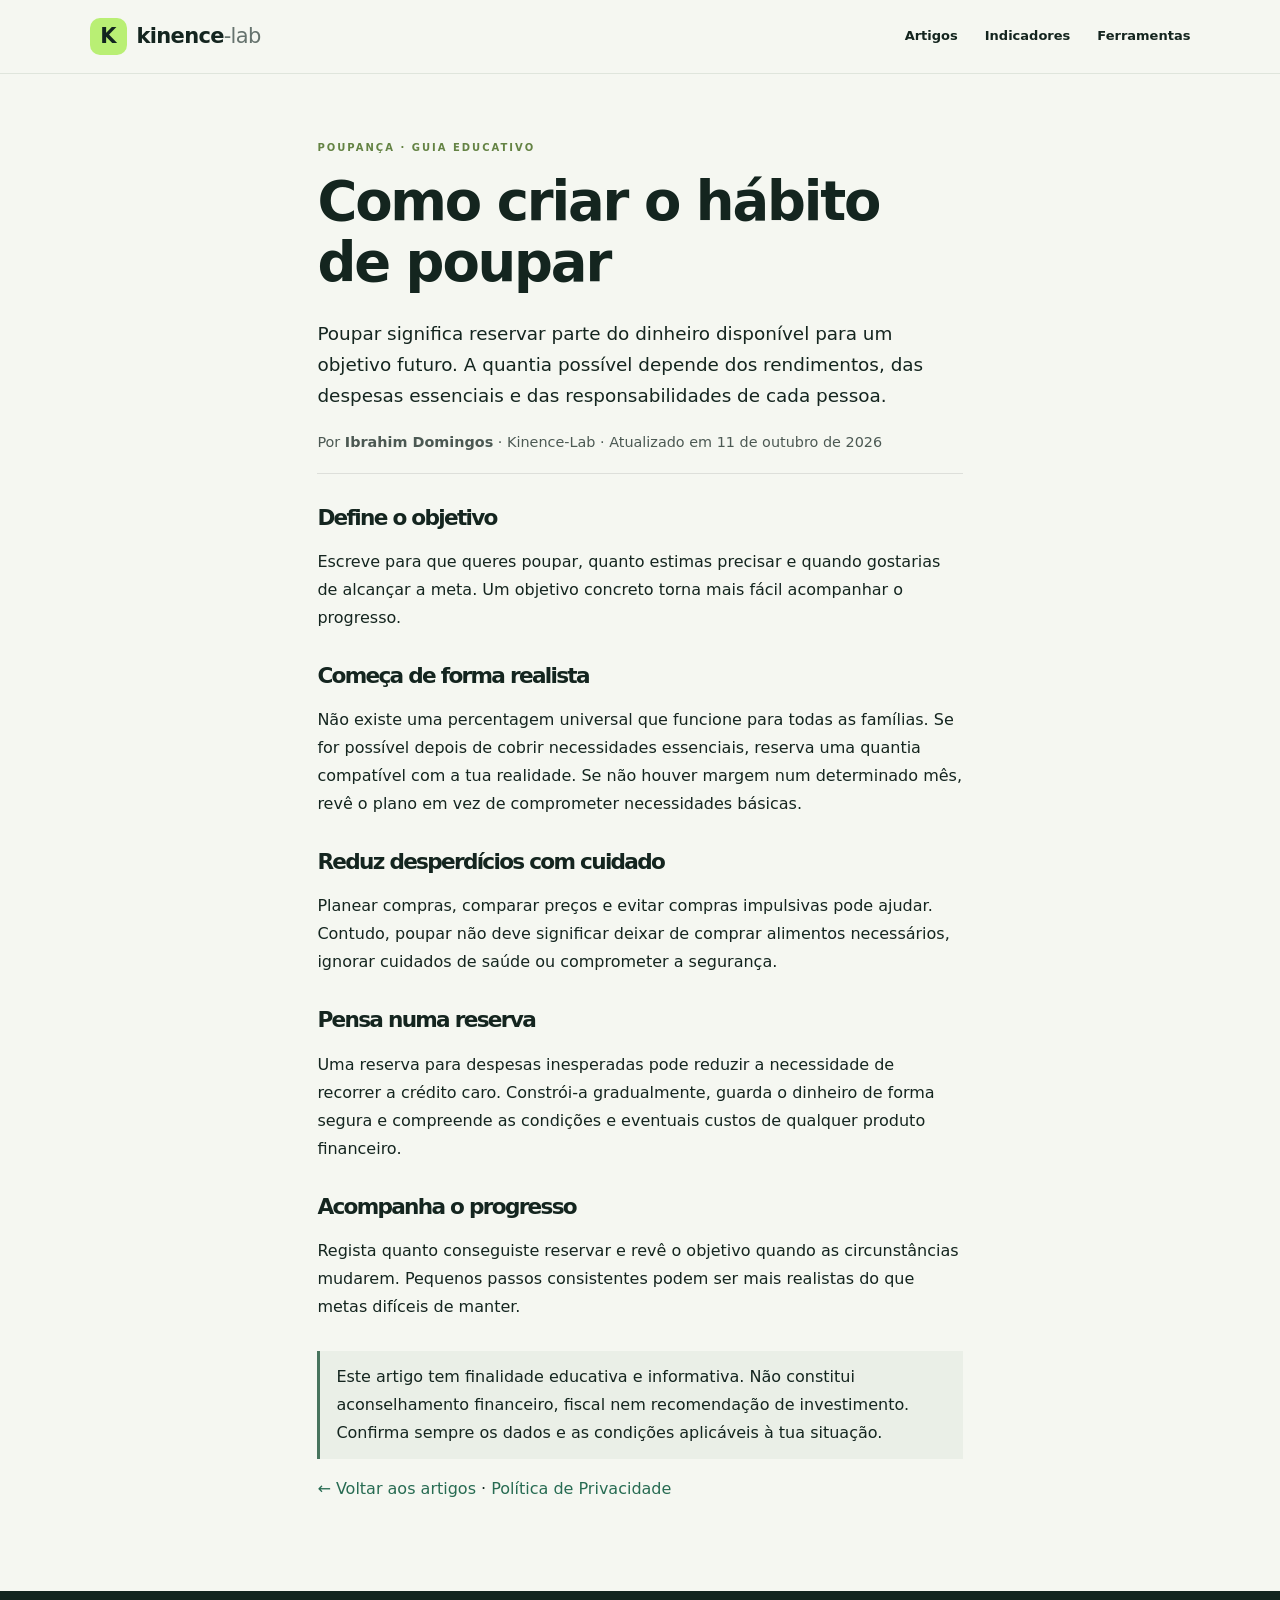
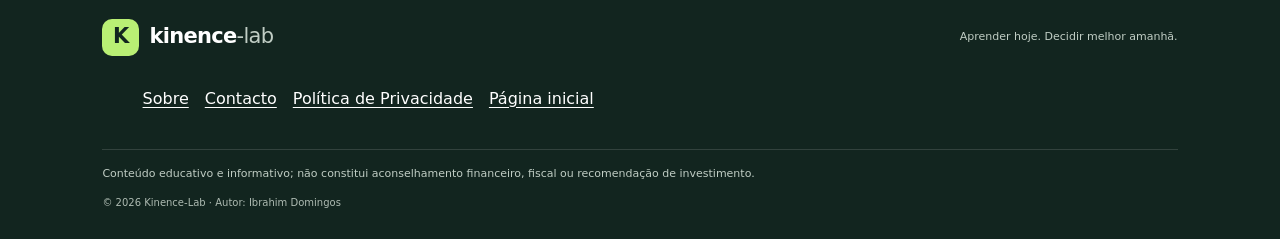
<file: artigos/habito-de-poupar.html>
<!doctype html>
<html lang="pt">
<head>
  <meta charset="utf-8">
  <meta name="viewport" content="width=device-width, initial-scale=1">
  <meta name="theme-color" content="#12251f">
  <meta name="robots" content="index,follow">
  <link rel="stylesheet" href="../style.css">
  <link rel="canonical" href="https://elsaportela57-coder.github.io/Kinence-lab/artigos/habito-de-poupar.html">
  <title>Como criar o hábito de poupar | Kinence-Lab</title>
  <meta name="description" content="Poupar significa reservar parte do dinheiro disponível para um objetivo futuro. A quantia possível depende dos rendimentos, das despesas essenciais e das responsabilidades de cada pessoa.">
</head>
<body>
  <a class="skip-link" href="#conteudo">Saltar para o conteúdo</a>
  <header class="site-header"><a class="brand" href="../" aria-label="Kinence-Lab, início"><span class="brand-mark">K</span><span>kinence<span class="brand-light">-lab</span></span></a><nav aria-label="Navegação principal"><a href="../#artigos">Artigos</a><a href="../#indicadores">Indicadores</a><a href="../#ferramentas">Ferramentas</a></nav></header>
  <main id="conteudo" class="section legal-page">
<article class="full-article"><span class="eyebrow">POUPANÇA · GUIA EDUCATIVO</span><h1>Como criar o hábito de poupar</h1><p class="article-lead">Poupar significa reservar parte do dinheiro disponível para um objetivo futuro. A quantia possível depende dos rendimentos, das despesas essenciais e das responsabilidades de cada pessoa.</p><p class="article-byline">Por <strong>Ibrahim Domingos</strong> · Kinence-Lab · Atualizado em 11 de outubro de 2026</p><h2>Define o objetivo</h2><p>Escreve para que queres poupar, quanto estimas precisar e quando gostarias de alcançar a meta. Um objetivo concreto torna mais fácil acompanhar o progresso.</p><h2>Começa de forma realista</h2><p>Não existe uma percentagem universal que funcione para todas as famílias. Se for possível depois de cobrir necessidades essenciais, reserva uma quantia compatível com a tua realidade. Se não houver margem num determinado mês, revê o plano em vez de comprometer necessidades básicas.</p><h2>Reduz desperdícios com cuidado</h2><p>Planear compras, comparar preços e evitar compras impulsivas pode ajudar. Contudo, poupar não deve significar deixar de comprar alimentos necessários, ignorar cuidados de saúde ou comprometer a segurança.</p><h2>Pensa numa reserva</h2><p>Uma reserva para despesas inesperadas pode reduzir a necessidade de recorrer a crédito caro. Constrói-a gradualmente, guarda o dinheiro de forma segura e compreende as condições e eventuais custos de qualquer produto financeiro.</p><h2>Acompanha o progresso</h2><p>Regista quanto conseguiste reservar e revê o objetivo quando as circunstâncias mudarem. Pequenos passos consistentes podem ser mais realistas do que metas difíceis de manter.</p><p class="article-note">Este artigo tem finalidade educativa e informativa. Não constitui aconselhamento financeiro, fiscal nem recomendação de investimento. Confirma sempre os dados e as condições aplicáveis à tua situação.</p><p><a href="../index.html#artigos">← Voltar aos artigos</a> · <a href="../privacidade.html">Política de Privacidade</a></p></article>
  </main>
  <footer><a class="brand footer-brand" href="../"><span class="brand-mark">K</span><span>kinence<span class="brand-light">-lab</span></span></a><p>Aprender hoje. Decidir melhor amanhã.</p><nav class="footer-links" aria-label="Links institucionais"><a href="../sobre.html">Sobre</a><a href="../contacto.html">Contacto</a><a href="../privacidade.html">Política de Privacidade</a><a href="../">Página inicial</a></nav><p class="footer-disclaimer">Conteúdo educativo e informativo; não constitui aconselhamento financeiro, fiscal ou recomendação de investimento.</p><span class="copyright">© <span id="year"></span> Kinence-Lab · Autor: Ibrahim Domingos</span></footer>
  <script>document.getElementById('year').textContent = new Date().getFullYear();</script>
</body>
</html>
</file>
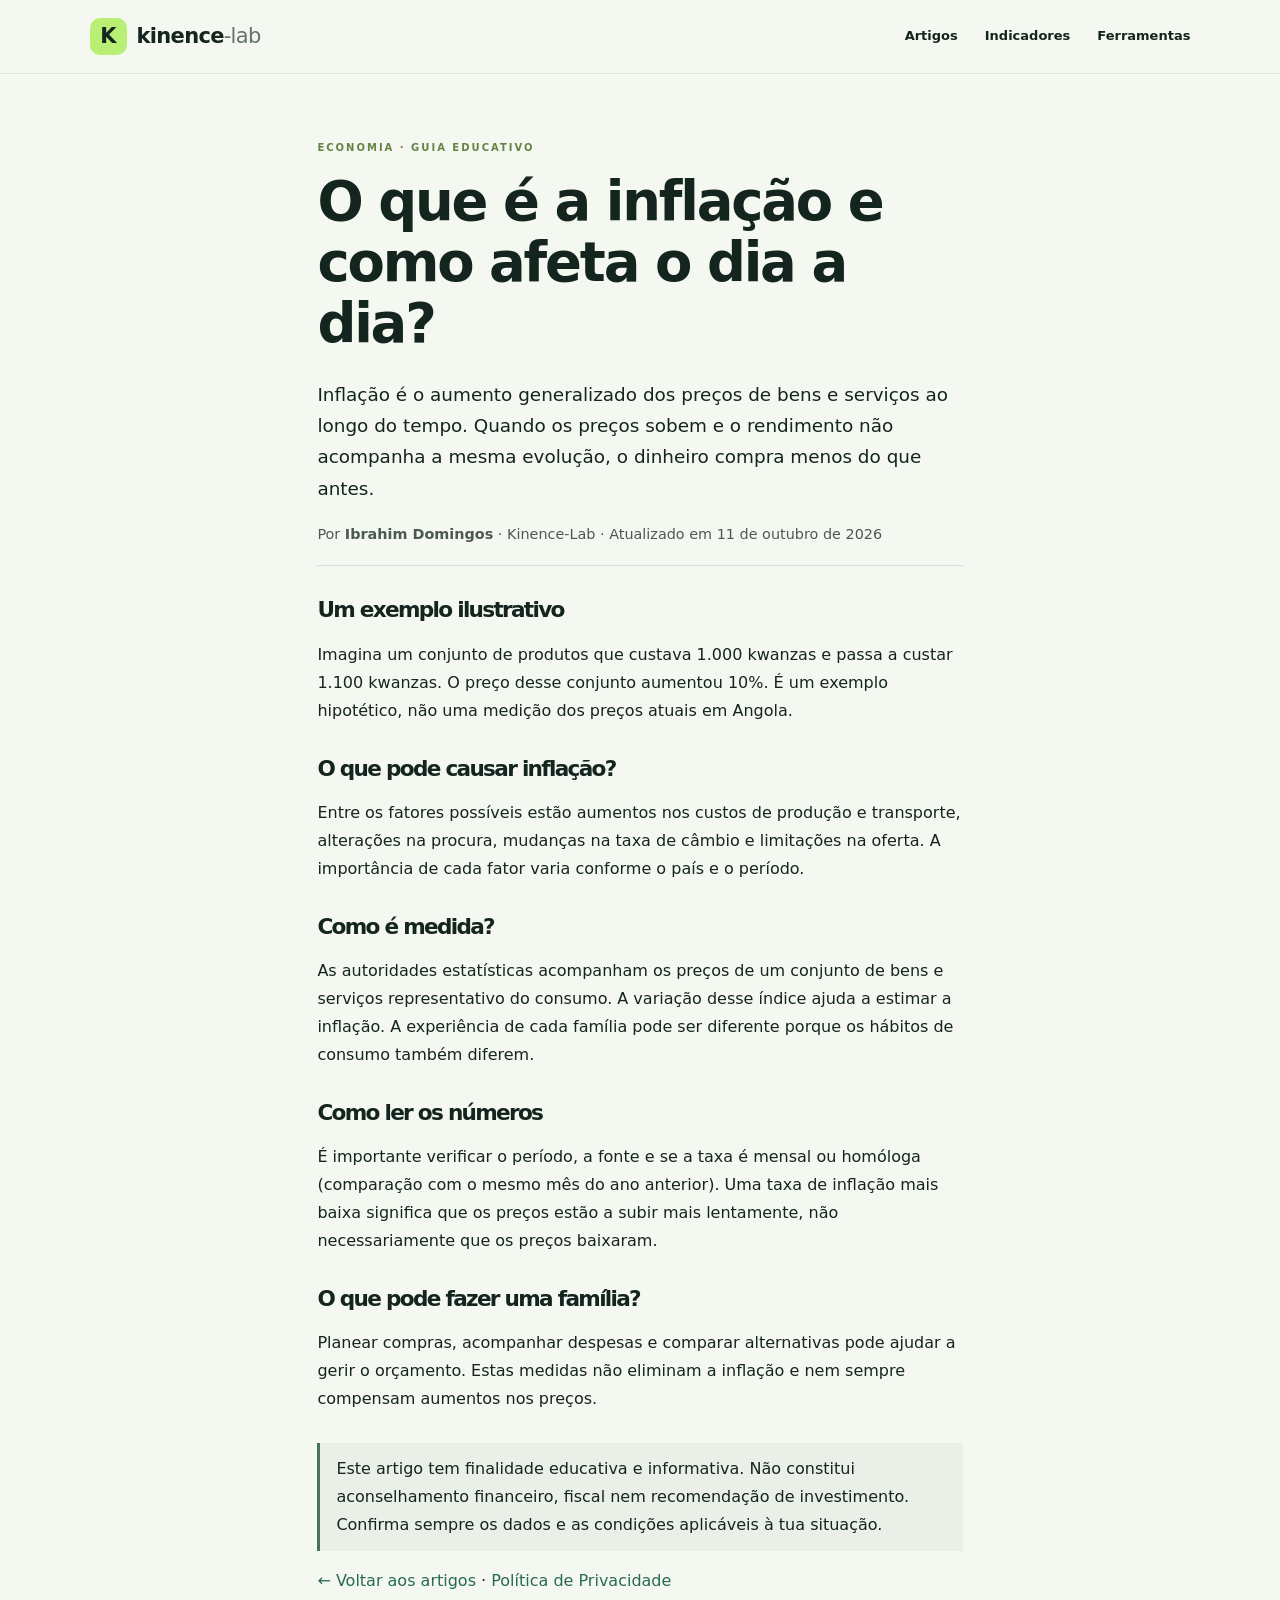
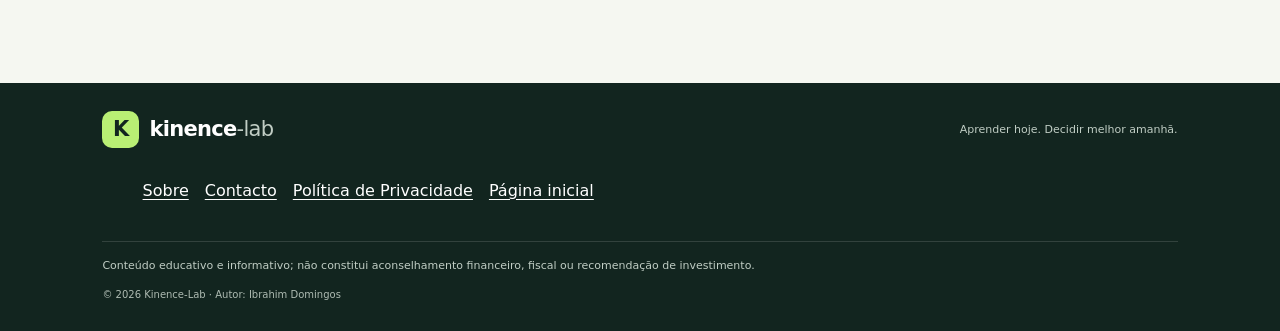
<file: artigos/inflacao.html>
<!doctype html>
<html lang="pt">
<head>
  <meta charset="utf-8">
  <meta name="viewport" content="width=device-width, initial-scale=1">
  <meta name="theme-color" content="#12251f">
  <meta name="robots" content="index,follow">
  <link rel="stylesheet" href="../style.css">
  <link rel="canonical" href="https://elsaportela57-coder.github.io/Kinence-lab/artigos/inflacao.html">
  <title>O que é a inflação e como afeta o dia a dia? | Kinence-Lab</title>
  <meta name="description" content="Inflação é o aumento generalizado dos preços de bens e serviços ao longo do tempo. Quando os preços sobem e o rendimento não acompanha a mesma evolução, o dinheiro compra menos do que antes.">
</head>
<body>
  <a class="skip-link" href="#conteudo">Saltar para o conteúdo</a>
  <header class="site-header"><a class="brand" href="../" aria-label="Kinence-Lab, início"><span class="brand-mark">K</span><span>kinence<span class="brand-light">-lab</span></span></a><nav aria-label="Navegação principal"><a href="../#artigos">Artigos</a><a href="../#indicadores">Indicadores</a><a href="../#ferramentas">Ferramentas</a></nav></header>
  <main id="conteudo" class="section legal-page">
<article class="full-article"><span class="eyebrow">ECONOMIA · GUIA EDUCATIVO</span><h1>O que é a inflação e como afeta o dia a dia?</h1><p class="article-lead">Inflação é o aumento generalizado dos preços de bens e serviços ao longo do tempo. Quando os preços sobem e o rendimento não acompanha a mesma evolução, o dinheiro compra menos do que antes.</p><p class="article-byline">Por <strong>Ibrahim Domingos</strong> · Kinence-Lab · Atualizado em 11 de outubro de 2026</p><h2>Um exemplo ilustrativo</h2><p>Imagina um conjunto de produtos que custava 1.000 kwanzas e passa a custar 1.100 kwanzas. O preço desse conjunto aumentou 10%. É um exemplo hipotético, não uma medição dos preços atuais em Angola.</p><h2>O que pode causar inflação?</h2><p>Entre os fatores possíveis estão aumentos nos custos de produção e transporte, alterações na procura, mudanças na taxa de câmbio e limitações na oferta. A importância de cada fator varia conforme o país e o período.</p><h2>Como é medida?</h2><p>As autoridades estatísticas acompanham os preços de um conjunto de bens e serviços representativo do consumo. A variação desse índice ajuda a estimar a inflação. A experiência de cada família pode ser diferente porque os hábitos de consumo também diferem.</p><h2>Como ler os números</h2><p>É importante verificar o período, a fonte e se a taxa é mensal ou homóloga (comparação com o mesmo mês do ano anterior). Uma taxa de inflação mais baixa significa que os preços estão a subir mais lentamente, não necessariamente que os preços baixaram.</p><h2>O que pode fazer uma família?</h2><p>Planear compras, acompanhar despesas e comparar alternativas pode ajudar a gerir o orçamento. Estas medidas não eliminam a inflação e nem sempre compensam aumentos nos preços.</p><p class="article-note">Este artigo tem finalidade educativa e informativa. Não constitui aconselhamento financeiro, fiscal nem recomendação de investimento. Confirma sempre os dados e as condições aplicáveis à tua situação.</p><p><a href="../index.html#artigos">← Voltar aos artigos</a> · <a href="../privacidade.html">Política de Privacidade</a></p></article>
  </main>
  <footer><a class="brand footer-brand" href="../"><span class="brand-mark">K</span><span>kinence<span class="brand-light">-lab</span></span></a><p>Aprender hoje. Decidir melhor amanhã.</p><nav class="footer-links" aria-label="Links institucionais"><a href="../sobre.html">Sobre</a><a href="../contacto.html">Contacto</a><a href="../privacidade.html">Política de Privacidade</a><a href="../">Página inicial</a></nav><p class="footer-disclaimer">Conteúdo educativo e informativo; não constitui aconselhamento financeiro, fiscal ou recomendação de investimento.</p><span class="copyright">© <span id="year"></span> Kinence-Lab · Autor: Ibrahim Domingos</span></footer>
  <script>document.getElementById('year').textContent = new Date().getFullYear();</script>
</body>
</html>
</file>
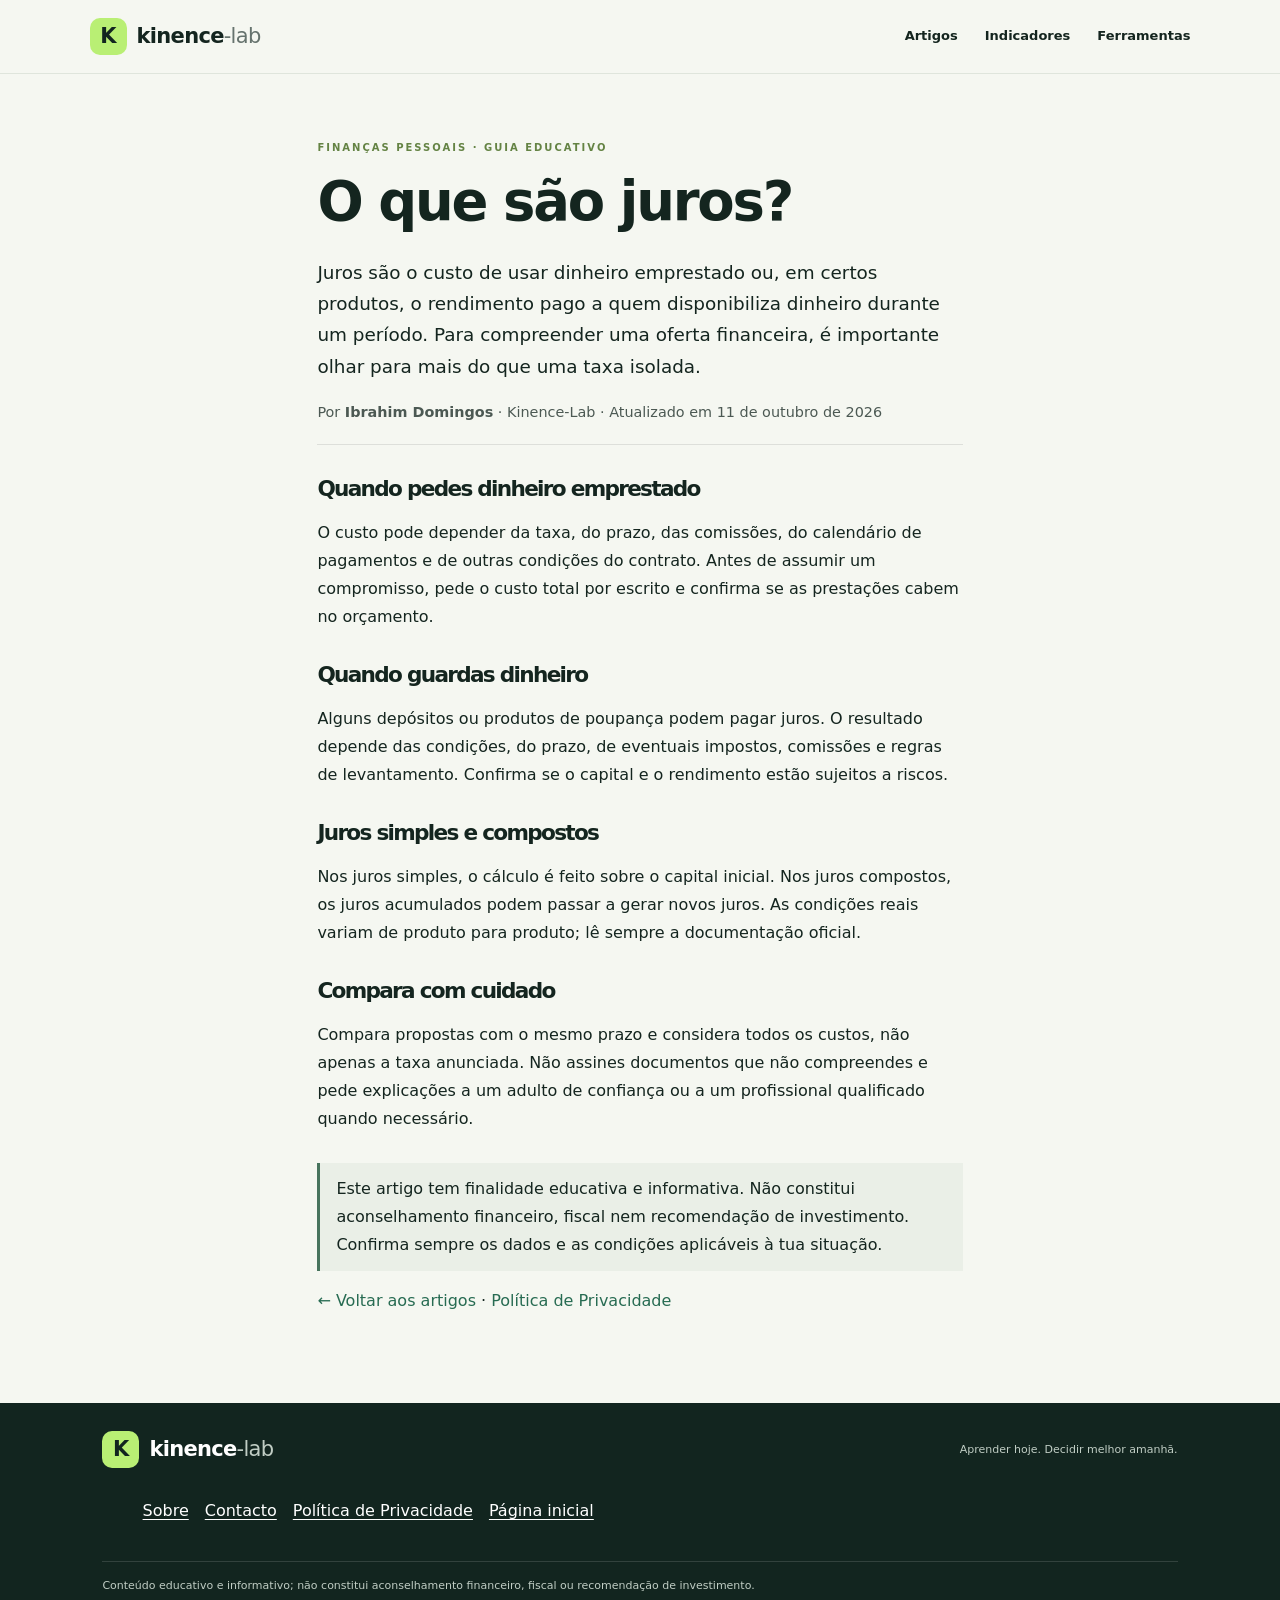
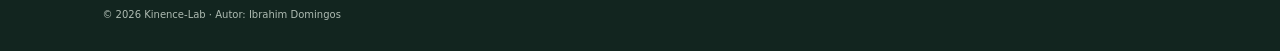
<file: artigos/juros.html>
<!doctype html>
<html lang="pt">
<head>
  <meta charset="utf-8">
  <meta name="viewport" content="width=device-width, initial-scale=1">
  <meta name="theme-color" content="#12251f">
  <meta name="robots" content="index,follow">
  <link rel="stylesheet" href="../style.css">
  <link rel="canonical" href="https://elsaportela57-coder.github.io/Kinence-lab/artigos/juros.html">
  <title>O que são juros? | Kinence-Lab</title>
  <meta name="description" content="Juros são o custo de usar dinheiro emprestado ou, em certos produtos, o rendimento pago a quem disponibiliza dinheiro durante um período. Para compreender uma oferta financeira, é importante olhar para mais do que uma taxa isolada.">
</head>
<body>
  <a class="skip-link" href="#conteudo">Saltar para o conteúdo</a>
  <header class="site-header"><a class="brand" href="../" aria-label="Kinence-Lab, início"><span class="brand-mark">K</span><span>kinence<span class="brand-light">-lab</span></span></a><nav aria-label="Navegação principal"><a href="../#artigos">Artigos</a><a href="../#indicadores">Indicadores</a><a href="../#ferramentas">Ferramentas</a></nav></header>
  <main id="conteudo" class="section legal-page">
<article class="full-article"><span class="eyebrow">FINANÇAS PESSOAIS · GUIA EDUCATIVO</span><h1>O que são juros?</h1><p class="article-lead">Juros são o custo de usar dinheiro emprestado ou, em certos produtos, o rendimento pago a quem disponibiliza dinheiro durante um período. Para compreender uma oferta financeira, é importante olhar para mais do que uma taxa isolada.</p><p class="article-byline">Por <strong>Ibrahim Domingos</strong> · Kinence-Lab · Atualizado em 11 de outubro de 2026</p><h2>Quando pedes dinheiro emprestado</h2><p>O custo pode depender da taxa, do prazo, das comissões, do calendário de pagamentos e de outras condições do contrato. Antes de assumir um compromisso, pede o custo total por escrito e confirma se as prestações cabem no orçamento.</p><h2>Quando guardas dinheiro</h2><p>Alguns depósitos ou produtos de poupança podem pagar juros. O resultado depende das condições, do prazo, de eventuais impostos, comissões e regras de levantamento. Confirma se o capital e o rendimento estão sujeitos a riscos.</p><h2>Juros simples e compostos</h2><p>Nos juros simples, o cálculo é feito sobre o capital inicial. Nos juros compostos, os juros acumulados podem passar a gerar novos juros. As condições reais variam de produto para produto; lê sempre a documentação oficial.</p><h2>Compara com cuidado</h2><p>Compara propostas com o mesmo prazo e considera todos os custos, não apenas a taxa anunciada. Não assines documentos que não compreendes e pede explicações a um adulto de confiança ou a um profissional qualificado quando necessário.</p><p class="article-note">Este artigo tem finalidade educativa e informativa. Não constitui aconselhamento financeiro, fiscal nem recomendação de investimento. Confirma sempre os dados e as condições aplicáveis à tua situação.</p><p><a href="../index.html#artigos">← Voltar aos artigos</a> · <a href="../privacidade.html">Política de Privacidade</a></p></article>
  </main>
  <footer><a class="brand footer-brand" href="../"><span class="brand-mark">K</span><span>kinence<span class="brand-light">-lab</span></span></a><p>Aprender hoje. Decidir melhor amanhã.</p><nav class="footer-links" aria-label="Links institucionais"><a href="../sobre.html">Sobre</a><a href="../contacto.html">Contacto</a><a href="../privacidade.html">Política de Privacidade</a><a href="../">Página inicial</a></nav><p class="footer-disclaimer">Conteúdo educativo e informativo; não constitui aconselhamento financeiro, fiscal ou recomendação de investimento.</p><span class="copyright">© <span id="year"></span> Kinence-Lab · Autor: Ibrahim Domingos</span></footer>
  <script>document.getElementById('year').textContent = new Date().getFullYear();</script>
</body>
</html>
</file>
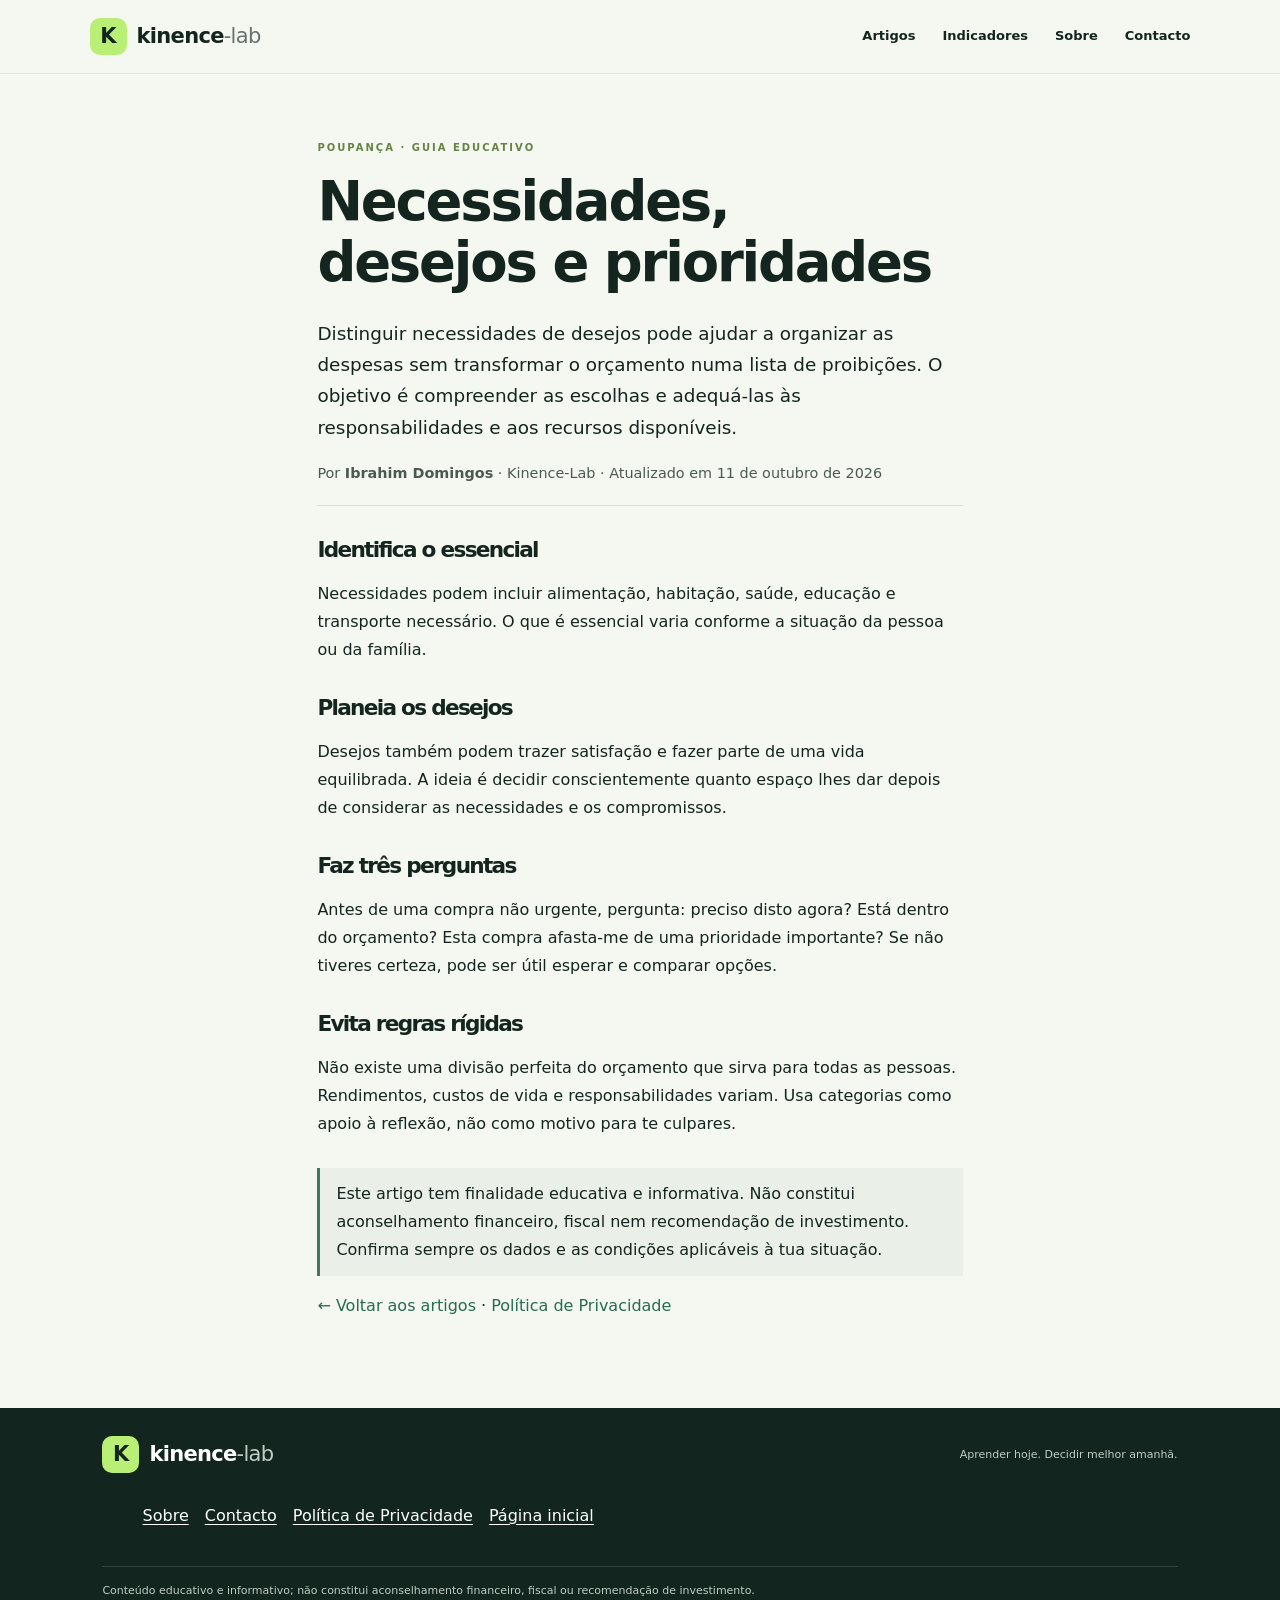
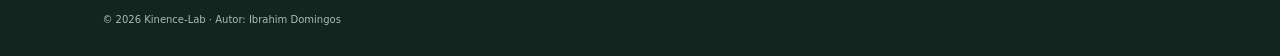
<file: artigos/necessidades-e-desejos.html>
<!doctype html>
<html lang="pt">
<head>
  <meta charset="utf-8">
  <meta name="viewport" content="width=device-width, initial-scale=1">
  <meta name="theme-color" content="#12251f">
  <meta name="robots" content="index,follow">
  <link rel="stylesheet" href="../style.css">
  <link rel="canonical" href="https://elsaportela57-coder.github.io/Kinence-lab/artigos/necessidades-e-desejos.html">
  <title>Necessidades, desejos e prioridades | Kinence-Lab</title>
  <meta name="description" content="Distinguir necessidades de desejos pode ajudar a organizar as despesas sem transformar o orçamento numa lista de proibições. O objetivo é compreender as escolhas e adequá-las às responsabilidades e aos recursos disponíveis.">
</head>
<body>
  <a class="skip-link" href="#conteudo">Saltar para o conteúdo</a>
  <header class="site-header"><a class="brand" href="../" aria-label="Kinence-Lab, início"><span class="brand-mark">K</span><span>kinence<span class="brand-light">-lab</span></span></a><nav aria-label="Navegação principal"><a href="../#artigos">Artigos</a><a href="../#indicadores">Indicadores</a><a href="../sobre.html">Sobre</a><a href="../contacto.html">Contacto</a></nav></header>
  <main id="conteudo" class="section legal-page">
<article class="full-article"><span class="eyebrow">POUPANÇA · GUIA EDUCATIVO</span><h1>Necessidades, desejos e prioridades</h1><p class="article-lead">Distinguir necessidades de desejos pode ajudar a organizar as despesas sem transformar o orçamento numa lista de proibições. O objetivo é compreender as escolhas e adequá-las às responsabilidades e aos recursos disponíveis.</p><p class="article-byline">Por <strong>Ibrahim Domingos</strong> · Kinence-Lab · Atualizado em 11 de outubro de 2026</p><h2>Identifica o essencial</h2><p>Necessidades podem incluir alimentação, habitação, saúde, educação e transporte necessário. O que é essencial varia conforme a situação da pessoa ou da família.</p><h2>Planeia os desejos</h2><p>Desejos também podem trazer satisfação e fazer parte de uma vida equilibrada. A ideia é decidir conscientemente quanto espaço lhes dar depois de considerar as necessidades e os compromissos.</p><h2>Faz três perguntas</h2><p>Antes de uma compra não urgente, pergunta: preciso disto agora? Está dentro do orçamento? Esta compra afasta-me de uma prioridade importante? Se não tiveres certeza, pode ser útil esperar e comparar opções.</p><h2>Evita regras rígidas</h2><p>Não existe uma divisão perfeita do orçamento que sirva para todas as pessoas. Rendimentos, custos de vida e responsabilidades variam. Usa categorias como apoio à reflexão, não como motivo para te culpares.</p><p class="article-note">Este artigo tem finalidade educativa e informativa. Não constitui aconselhamento financeiro, fiscal nem recomendação de investimento. Confirma sempre os dados e as condições aplicáveis à tua situação.</p><p><a href="../index.html#artigos">← Voltar aos artigos</a> · <a href="../privacidade.html">Política de Privacidade</a></p></article>
  </main>
  <footer><a class="brand footer-brand" href="../"><span class="brand-mark">K</span><span>kinence<span class="brand-light">-lab</span></span></a><p>Aprender hoje. Decidir melhor amanhã.</p><nav class="footer-links" aria-label="Links institucionais"><a href="../sobre.html">Sobre</a><a href="../contacto.html">Contacto</a><a href="../privacidade.html">Política de Privacidade</a><a href="../">Página inicial</a></nav><p class="footer-disclaimer">Conteúdo educativo e informativo; não constitui aconselhamento financeiro, fiscal ou recomendação de investimento.</p><span class="copyright">© <span id="year"></span> Kinence-Lab · Autor: Ibrahim Domingos</span></footer>
  <script>document.getElementById('year').textContent = new Date().getFullYear();</script>
</body>
</html>
</file>
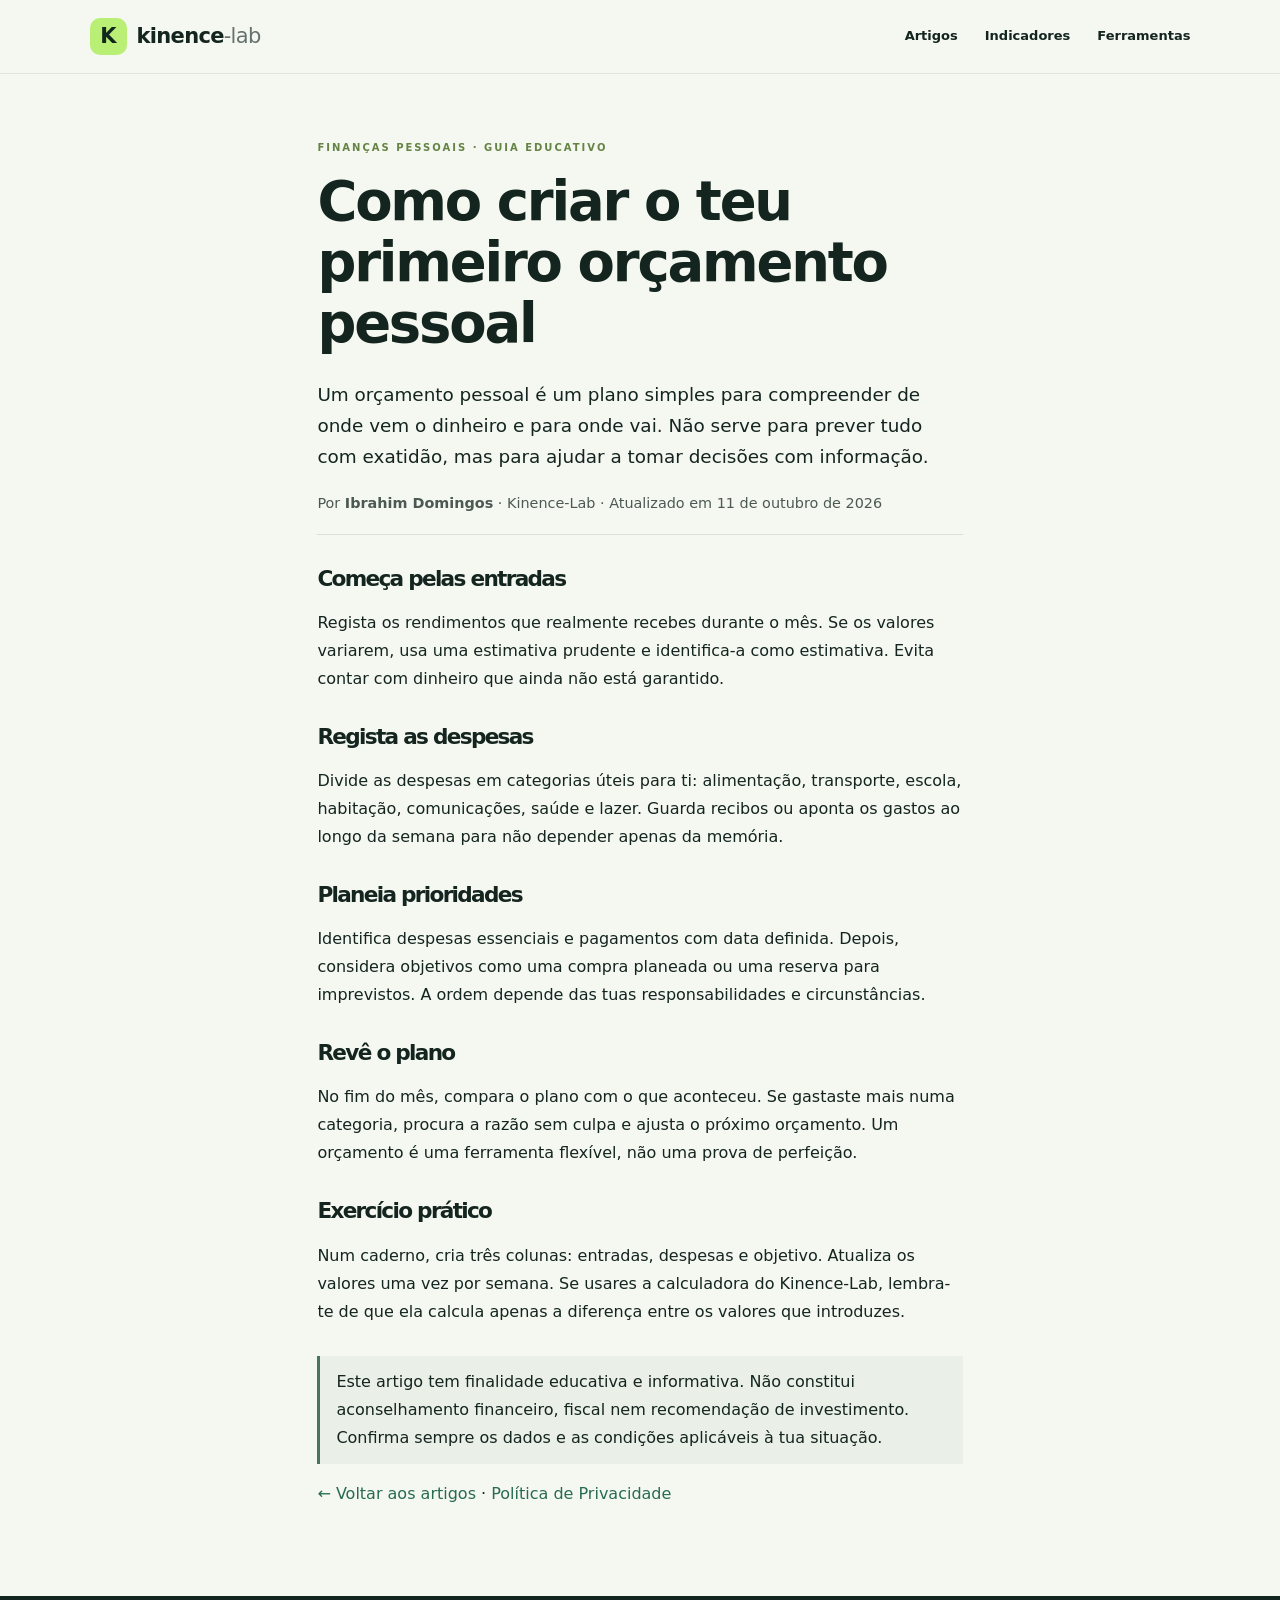
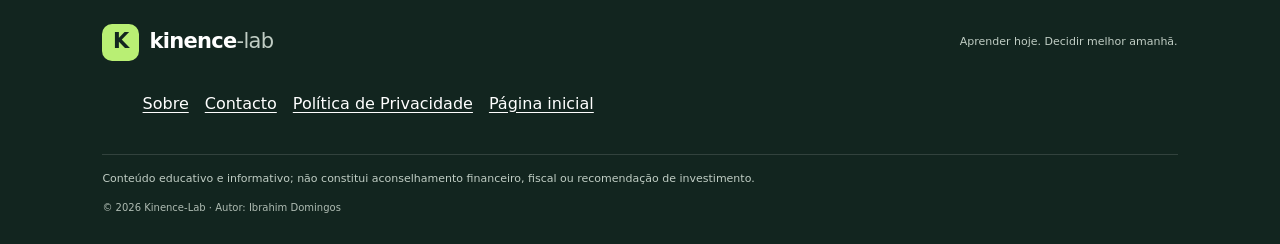
<file: artigos/orcamento-pessoal.html>
<!doctype html>
<html lang="pt">
<head>
  <meta charset="utf-8">
  <meta name="viewport" content="width=device-width, initial-scale=1">
  <meta name="theme-color" content="#12251f">
  <meta name="robots" content="index,follow">
  <link rel="stylesheet" href="../style.css">
  <link rel="canonical" href="https://elsaportela57-coder.github.io/Kinence-lab/artigos/orcamento-pessoal.html">
  <title>Como criar o teu primeiro orçamento pessoal | Kinence-Lab</title>
  <meta name="description" content="Um orçamento pessoal é um plano simples para compreender de onde vem o dinheiro e para onde vai. Não serve para prever tudo com exatidão, mas para ajudar a tomar decisões com informação.">
</head>
<body>
  <a class="skip-link" href="#conteudo">Saltar para o conteúdo</a>
  <header class="site-header"><a class="brand" href="../" aria-label="Kinence-Lab, início"><span class="brand-mark">K</span><span>kinence<span class="brand-light">-lab</span></span></a><nav aria-label="Navegação principal"><a href="../#artigos">Artigos</a><a href="../#indicadores">Indicadores</a><a href="../#ferramentas">Ferramentas</a></nav></header>
  <main id="conteudo" class="section legal-page">
<article class="full-article"><span class="eyebrow">FINANÇAS PESSOAIS · GUIA EDUCATIVO</span><h1>Como criar o teu primeiro orçamento pessoal</h1><p class="article-lead">Um orçamento pessoal é um plano simples para compreender de onde vem o dinheiro e para onde vai. Não serve para prever tudo com exatidão, mas para ajudar a tomar decisões com informação.</p><p class="article-byline">Por <strong>Ibrahim Domingos</strong> · Kinence-Lab · Atualizado em 11 de outubro de 2026</p><h2>Começa pelas entradas</h2><p>Regista os rendimentos que realmente recebes durante o mês. Se os valores variarem, usa uma estimativa prudente e identifica-a como estimativa. Evita contar com dinheiro que ainda não está garantido.</p><h2>Regista as despesas</h2><p>Divide as despesas em categorias úteis para ti: alimentação, transporte, escola, habitação, comunicações, saúde e lazer. Guarda recibos ou aponta os gastos ao longo da semana para não depender apenas da memória.</p><h2>Planeia prioridades</h2><p>Identifica despesas essenciais e pagamentos com data definida. Depois, considera objetivos como uma compra planeada ou uma reserva para imprevistos. A ordem depende das tuas responsabilidades e circunstâncias.</p><h2>Revê o plano</h2><p>No fim do mês, compara o plano com o que aconteceu. Se gastaste mais numa categoria, procura a razão sem culpa e ajusta o próximo orçamento. Um orçamento é uma ferramenta flexível, não uma prova de perfeição.</p><h2>Exercício prático</h2><p>Num caderno, cria três colunas: entradas, despesas e objetivo. Atualiza os valores uma vez por semana. Se usares a calculadora do Kinence-Lab, lembra-te de que ela calcula apenas a diferença entre os valores que introduzes.</p><p class="article-note">Este artigo tem finalidade educativa e informativa. Não constitui aconselhamento financeiro, fiscal nem recomendação de investimento. Confirma sempre os dados e as condições aplicáveis à tua situação.</p><p><a href="../index.html#artigos">← Voltar aos artigos</a> · <a href="../privacidade.html">Política de Privacidade</a></p></article>
  </main>
  <footer><a class="brand footer-brand" href="../"><span class="brand-mark">K</span><span>kinence<span class="brand-light">-lab</span></span></a><p>Aprender hoje. Decidir melhor amanhã.</p><nav class="footer-links" aria-label="Links institucionais"><a href="../sobre.html">Sobre</a><a href="../contacto.html">Contacto</a><a href="../privacidade.html">Política de Privacidade</a><a href="../">Página inicial</a></nav><p class="footer-disclaimer">Conteúdo educativo e informativo; não constitui aconselhamento financeiro, fiscal ou recomendação de investimento.</p><span class="copyright">© <span id="year"></span> Kinence-Lab · Autor: Ibrahim Domingos</span></footer>
  <script>document.getElementById('year').textContent = new Date().getFullYear();</script>
</body>
</html>
</file>
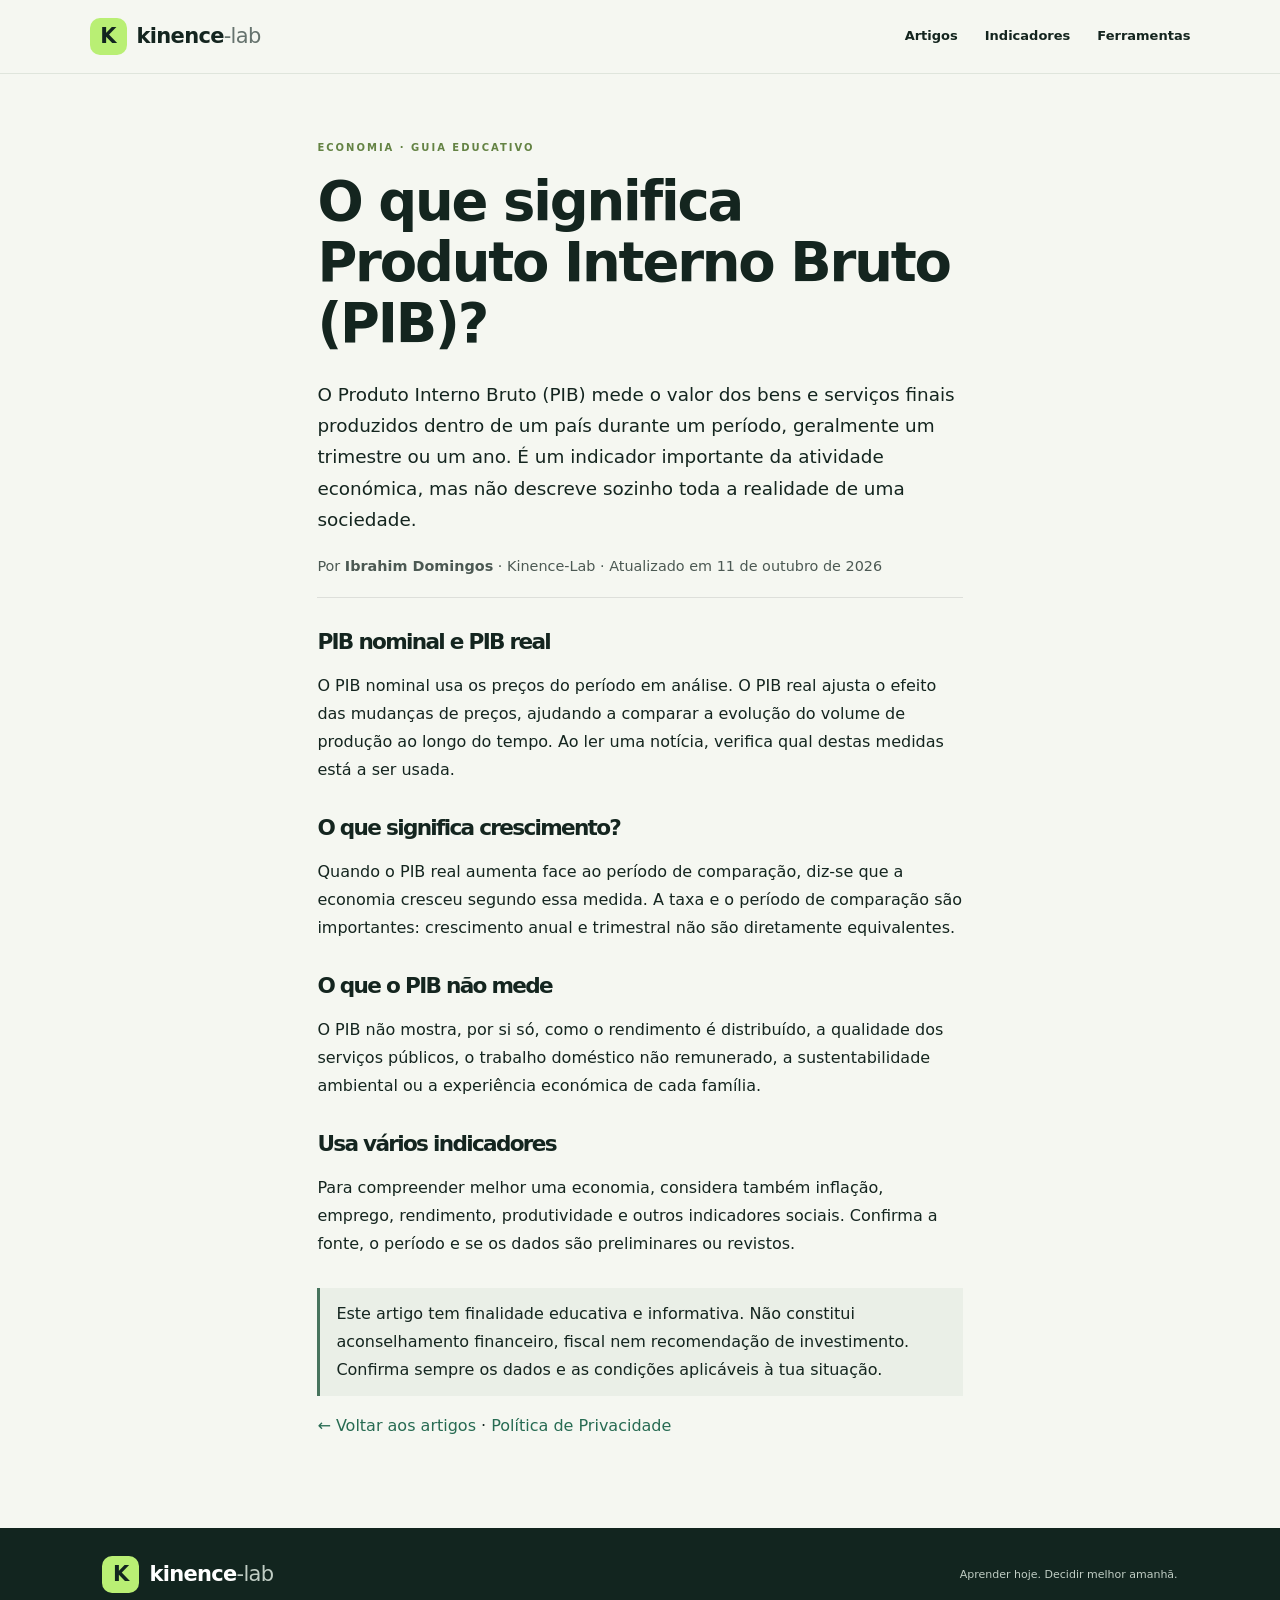
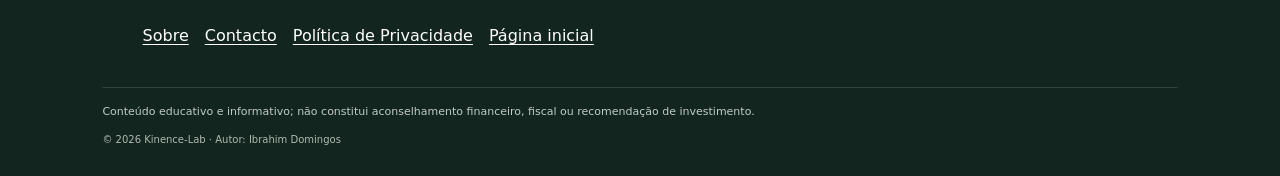
<file: artigos/produto-interno-bruto.html>
<!doctype html>
<html lang="pt">
<head>
  <meta charset="utf-8">
  <meta name="viewport" content="width=device-width, initial-scale=1">
  <meta name="theme-color" content="#12251f">
  <meta name="robots" content="index,follow">
  <link rel="stylesheet" href="../style.css">
  <link rel="canonical" href="https://elsaportela57-coder.github.io/Kinence-lab/artigos/produto-interno-bruto.html">
  <title>O que significa Produto Interno Bruto (PIB)? | Kinence-Lab</title>
  <meta name="description" content="O Produto Interno Bruto (PIB) mede o valor dos bens e serviços finais produzidos dentro de um país durante um período, geralmente um trimestre ou um ano. É um indicador importante da atividade económica, mas não descreve sozinho toda a realidade de uma sociedade.">
</head>
<body>
  <a class="skip-link" href="#conteudo">Saltar para o conteúdo</a>
  <header class="site-header"><a class="brand" href="../" aria-label="Kinence-Lab, início"><span class="brand-mark">K</span><span>kinence<span class="brand-light">-lab</span></span></a><nav aria-label="Navegação principal"><a href="../#artigos">Artigos</a><a href="../#indicadores">Indicadores</a><a href="../#ferramentas">Ferramentas</a></nav></header>
  <main id="conteudo" class="section legal-page">
<article class="full-article"><span class="eyebrow">ECONOMIA · GUIA EDUCATIVO</span><h1>O que significa Produto Interno Bruto (PIB)?</h1><p class="article-lead">O Produto Interno Bruto (PIB) mede o valor dos bens e serviços finais produzidos dentro de um país durante um período, geralmente um trimestre ou um ano. É um indicador importante da atividade económica, mas não descreve sozinho toda a realidade de uma sociedade.</p><p class="article-byline">Por <strong>Ibrahim Domingos</strong> · Kinence-Lab · Atualizado em 11 de outubro de 2026</p><h2>PIB nominal e PIB real</h2><p>O PIB nominal usa os preços do período em análise. O PIB real ajusta o efeito das mudanças de preços, ajudando a comparar a evolução do volume de produção ao longo do tempo. Ao ler uma notícia, verifica qual destas medidas está a ser usada.</p><h2>O que significa crescimento?</h2><p>Quando o PIB real aumenta face ao período de comparação, diz-se que a economia cresceu segundo essa medida. A taxa e o período de comparação são importantes: crescimento anual e trimestral não são diretamente equivalentes.</p><h2>O que o PIB não mede</h2><p>O PIB não mostra, por si só, como o rendimento é distribuído, a qualidade dos serviços públicos, o trabalho doméstico não remunerado, a sustentabilidade ambiental ou a experiência económica de cada família.</p><h2>Usa vários indicadores</h2><p>Para compreender melhor uma economia, considera também inflação, emprego, rendimento, produtividade e outros indicadores sociais. Confirma a fonte, o período e se os dados são preliminares ou revistos.</p><p class="article-note">Este artigo tem finalidade educativa e informativa. Não constitui aconselhamento financeiro, fiscal nem recomendação de investimento. Confirma sempre os dados e as condições aplicáveis à tua situação.</p><p><a href="../index.html#artigos">← Voltar aos artigos</a> · <a href="../privacidade.html">Política de Privacidade</a></p></article>
  </main>
  <footer><a class="brand footer-brand" href="../"><span class="brand-mark">K</span><span>kinence<span class="brand-light">-lab</span></span></a><p>Aprender hoje. Decidir melhor amanhã.</p><nav class="footer-links" aria-label="Links institucionais"><a href="../sobre.html">Sobre</a><a href="../contacto.html">Contacto</a><a href="../privacidade.html">Política de Privacidade</a><a href="../">Página inicial</a></nav><p class="footer-disclaimer">Conteúdo educativo e informativo; não constitui aconselhamento financeiro, fiscal ou recomendação de investimento.</p><span class="copyright">© <span id="year"></span> Kinence-Lab · Autor: Ibrahim Domingos</span></footer>
  <script>document.getElementById('year').textContent = new Date().getFullYear();</script>
</body>
</html>
</file>
<file: style.css>
:root{--ink:#14251f;--muted:#66736e;--paper:#f5f7f1;--green:#b9ef74;--line:#dfe5dc;--white:#fff;--dark:#12251f;--sage:#e8eee3}
*{box-sizing:border-box}html{scroll-behavior:smooth;scroll-padding-top:25px}body{margin:0;background:var(--paper);color:var(--ink);font-family:Inter,ui-sans-serif,system-ui,-apple-system,BlinkMacSystemFont,"Segoe UI",sans-serif;line-height:1.6}a{color:inherit;text-decoration:none}button,input{font:inherit}.skip-link{position:absolute;left:-999px;top:8px;background:white;padding:10px;z-index:20}.skip-link:focus{left:8px}.site-header{min-height:74px;padding:0 7%;display:flex;align-items:center;justify-content:space-between;border-bottom:1px solid var(--line);background:rgba(245,247,241,.96);position:sticky;top:0;z-index:10;backdrop-filter:blur(12px)}.brand{display:flex;align-items:center;gap:10px;font-weight:850;letter-spacing:-.7px;font-size:21px}.brand-mark{display:grid;place-items:center;background:var(--green);width:37px;height:37px;border-radius:10px;font-size:21px;color:var(--dark)}.brand-light{font-weight:450;color:var(--muted)}.site-header nav{display:flex;gap:27px;font-size:13px;font-weight:650}.site-header nav a:hover,.text-link:hover{color:#5d803a}.menu-toggle{display:none;background:none;border:0;font-size:25px;color:var(--ink);cursor:pointer}.hero{padding:77px 9% 73px;display:grid;grid-template-columns:1.15fr .85fr;gap:8%;align-items:center;min-height:450px}.eyebrow{font-size:10px;letter-spacing:2px;font-weight:850;color:#648344}.hero h1{font-size:clamp(40px,5.4vw,72px);line-height:1.04;letter-spacing:-3.6px;margin:20px 0}.hero h1 span{color:#6b8d4d}.hero-copy>p{max-width:520px;color:var(--muted);font-size:15px;margin-bottom:24px}.hero-actions{display:flex;gap:22px;align-items:center;flex-wrap:wrap}.button{display:inline-flex;justify-content:center;align-items:center;gap:22px;background:var(--green);color:var(--dark);padding:12px 17px;border:1px solid var(--green);border-radius:6px;font-size:12px;font-weight:850;cursor:pointer;transition:transform .15s}.button:hover{transform:translateY(-2px)}.button-outline{background:transparent;border-color:var(--line)}.text-link{font-size:12px;font-weight:800}.author-line{display:flex;align-items:center;gap:10px;margin-top:30px;color:var(--muted);font-size:11px}.author-line strong{color:var(--ink)}.author-avatar{display:grid;place-items:center;width:30px;height:30px;background:#e0e9d7;border-radius:50%;font-size:10px;font-weight:850;color:#3d5d2d}.hero-panel{background:var(--dark);color:white;padding:27px;border-radius:10px;min-height:285px;display:flex;flex-direction:column;justify-content:space-between;box-shadow:0 22px 50px #15251b1a}.panel-top,.panel-bottom{display:flex;justify-content:space-between;gap:10px;font-size:9px;letter-spacing:1.5px;color:#b5c4b8}.live-dot{width:8px;height:8px;background:var(--green);border-radius:50%}.panel-symbol{font-size:45px;color:var(--green);margin-top:20px}.hero-panel h2{font-size:26px;line-height:1.2;letter-spacing:-.8px;margin:4px 0 10px}.hero-panel p{font-size:12px;color:#c0cdc4;margin:0 0 25px}.ticker{display:flex;justify-content:space-around;align-items:center;gap:14px;padding:15px 4%;background:var(--green);font-size:9px;font-weight:900;letter-spacing:1.2px;flex-wrap:wrap}.ticker b{font-size:14px}.section{padding:78px 8%}.indicators-section{background:#edf1e9}.section-heading{display:flex;align-items:end;justify-content:space-between;gap:24px}.section h2,.tools-layout h2,.about-section h2{font-size:clamp(28px,3.7vw,43px);line-height:1.12;letter-spacing:-1.7px;margin:10px 0}.section-intro{max-width:640px;font-size:13px;color:var(--muted);margin:10px 0 0}.data-status{margin:22px 0 12px;color:var(--muted);font-size:11px}.indicator-grid{display:grid;grid-template-columns:repeat(4,minmax(0,1fr));gap:13px}.indicator-card{background:white;border:1px solid #e1e7dc;border-radius:8px;padding:17px;min-width:0}.indicator-label{display:flex;justify-content:space-between;gap:8px;align-items:center;font-size:11px;color:var(--muted);font-weight:700}.indicator-icon{display:grid;place-items:center;background:#eaf3df;color:#4b7132;width:27px;height:27px;border-radius:8px;font-weight:850}.indicator-value{font-size:clamp(24px,3vw,34px);font-weight:850;letter-spacing:-1.3px;margin:15px 0 0;overflow-wrap:anywhere}.compact-value{font-size:clamp(18px,2vw,27px)}.indicator-detail{font-size:10px;color:var(--muted);min-height:31px;margin:3px 0 14px}.source-link{font-size:10px;font-weight:800;color:#54743b}.data-note{font-size:10px;line-height:1.6;color:var(--muted);margin:15px 0 0}.search-wrap{display:flex;align-items:center;gap:8px;border:1px solid var(--line);border-radius:6px;padding:0 12px;min-width:245px}.search-wrap>span{font-size:23px;color:var(--muted)}.search-wrap input{width:100%;min-width:0;border:0;background:transparent;padding:11px 0;outline:none;font-size:12px}.filters{display:flex;gap:8px;margin:26px 0 20px;flex-wrap:wrap}.filter{border:1px solid var(--line);background:transparent;padding:7px 13px;border-radius:30px;color:var(--muted);font-size:11px;cursor:pointer}.filter.active,.filter:hover{background:var(--dark);border-color:var(--dark);color:white}.article-grid{display:grid;grid-template-columns:repeat(3,minmax(0,1fr));gap:17px}.article-card{background:white;border:1px solid #e7ebe4;border-radius:8px;padding:11px 11px 18px;min-width:0}.article-card[hidden]{display:none}.article-art{height:175px;border-radius:5px;padding:16px;display:flex;flex-direction:column;justify-content:space-between;position:relative;overflow:hidden}.article-art>span{font-size:9px;font-weight:850;letter-spacing:1px;opacity:.75}.article-art b{font-size:23px;line-height:1.05;letter-spacing:-.7px}.article-art i{position:absolute;right:14px;bottom:7px;font-size:38px;font-style:normal;opacity:.6}.art-blue{background:#d9e5f5;color:#203b62}.art-green{background:#dceccf;color:#2c4d27}.art-orange{background:#f6dfc8;color:#794b2d}.art-lilac{background:#e5dcf2;color:#4d396e}.art-sand{background:#eee6d2;color:#68562c}.art-pink{background:#f4dfe2;color:#763b49}.article-meta{display:flex;justify-content:space-between;gap:7px;margin:16px 2px 8px;font-size:8px;letter-spacing:.8px;color:#718078;font-weight:850}.article-card h3{font-size:18px;line-height:1.28;letter-spacing:-.4px;margin:8px 2px}.article-card p{font-size:12px;color:var(--muted);margin:9px 2px 17px}.read-link{display:flex;justify-content:space-between;align-items:center;width:100%;background:none;border:0;border-top:1px solid var(--line);padding:12px 2px 0;text-align:left;font-size:11px;font-weight:850;cursor:pointer;color:var(--ink)}.read-link span{font-size:17px}.no-results{color:var(--muted);font-size:13px}.tools-section{background:#e8eee3}.tools-layout{display:grid;grid-template-columns:1fr .8fr;gap:10%;align-items:center}.budget-tool{background:white;border:1px solid #dfe5dc;border-radius:9px;padding:22px;display:flex;flex-direction:column;gap:9px}.budget-tool label{font-size:11px;font-weight:800}.budget-tool input{border:1px solid var(--line);border-radius:5px;padding:11px;font-size:13px;margin-bottom:8px;width:100%}.budget-tool input:focus{outline:2px solid #a7cc82;outline-offset:1px}.budget-tool .button{align-self:flex-start}.budget-result{background:#f1f5ed;padding:12px;border-radius:6px;font-size:12px;color:var(--muted);overflow-wrap:anywhere}.budget-result strong{color:var(--ink)}.about-section{padding:75px 10%;display:grid;grid-template-columns:110px 1fr;gap:35px;align-items:start}.about-monogram{display:grid;place-items:center;background:var(--green);width:100px;height:100px;border-radius:22px;font-size:27px;font-weight:900;letter-spacing:-2px}.about-section p{max-width:720px;color:var(--muted);font-size:13px}.about-section strong{color:var(--ink)}.small-note{font-size:10px!important}footer{padding:28px 8%;background:var(--dark);color:white;display:grid;grid-template-columns:1fr 1fr;gap:12px;align-items:center}.footer-brand .brand-light{color:#c0cdc4}footer>p{font-size:11px;color:#c0cdc4;margin:0;text-align:right}.footer-disclaimer{grid-column:1/-1;text-align:left!important;border-top:1px solid #ffffff22;padding-top:15px;margin-top:8px!important}.copyright{font-size:10px;color:#aebbb2}.article-dialog{border:0;border-radius:12px;padding:30px;max-width:670px;width:calc(100% - 26px);max-height:86vh;overflow:auto;color:var(--ink);line-height:1.75;box-shadow:0 20px 80px #0003}.article-dialog::backdrop{background:#08150fbd}.dialog-close{float:right;border:0;background:#edf1e9;border-radius:50%;width:34px;height:34px;font-size:24px;cursor:pointer}.article-dialog h2{font-size:30px;line-height:1.15;letter-spacing:-1px;margin:14px 38px 18px 0}.article-dialog h3{font-size:18px;margin:22px 0 5px}.article-dialog p,.article-dialog li{color:#52615a;font-size:14px}.dialog-byline{border-top:1px solid var(--line);padding-top:15px;margin-top:25px;font-size:11px;color:var(--muted)}.dialog-byline strong{color:var(--ink)}.sr-only{position:absolute;width:1px;height:1px;padding:0;margin:-1px;overflow:hidden;clip:rect(0,0,0,0);white-space:nowrap;border:0}
@media(max-width:900px){.hero{padding-left:7%;padding-right:7%;gap:5%}.section{padding-left:6%;padding-right:6%}.indicator-grid{grid-template-columns:repeat(2,minmax(0,1fr))}.article-grid{grid-template-columns:repeat(2,minmax(0,1fr))}.article-art{height:190px}}
@media(max-width:650px){.site-header{min-height:65px;padding:0 5%}.brand{font-size:19px}.menu-toggle{display:block}.site-header nav{display:none;position:absolute;top:64px;left:0;right:0;padding:18px 6%;background:var(--paper);border-bottom:1px solid var(--line);flex-direction:column;gap:17px;box-shadow:0 12px 20px #14251f0d}.site-header nav.open{display:flex}.hero{padding:52px 6%;grid-template-columns:1fr;gap:32px}.hero h1{font-size:clamp(39px,11vw,58px);letter-spacing:-2.6px}.hero-panel{min-height:250px}.ticker{gap:9px;font-size:8px;letter-spacing:.7px}.ticker b{font-size:11px}.section{padding:55px 5%}.section-heading{align-items:stretch;flex-direction:column}.section-heading>.button{align-self:flex-start}.search-wrap{min-width:0;width:100%}.indicator-grid{grid-template-columns:repeat(2,minmax(0,1fr));gap:9px}.indicator-card{padding:13px}.indicator-value{font-size:27px}.compact-value{font-size:19px}.article-grid{grid-template-columns:1fr}.article-art{height:180px}.article-card{padding:10px 10px 17px}.tools-layout{grid-template-columns:1fr;gap:25px}.about-section{padding:55px 7%;grid-template-columns:1fr;gap:20px}.about-monogram{width:70px;height:70px;border-radius:16px;font-size:22px}footer{padding:27px 6%;grid-template-columns:1fr}footer>p{text-align:left}.footer-disclaimer{grid-column:auto}.copyright{margin-top:3px}.article-dialog{padding:22px}.article-dialog h2{font-size:25px}}
@media(max-width:360px){.indicator-grid{grid-template-columns:1fr}.hero-actions{align-items:flex-start;flex-direction:column}.panel-bottom{font-size:8px}}

/* Páginas institucionais e artigos indexáveis */
.footer-links{display:flex;flex-wrap:wrap;gap:16px;justify-content:center;margin:18px 0}.footer-links a{color:inherit;text-decoration:underline;text-underline-offset:3px}.legal-page{max-width:850px;margin:0 auto;padding-top:58px;padding-bottom:72px;line-height:1.75}.legal-page h1{font-size:clamp(2rem,6vw,3.4rem);line-height:1.12;letter-spacing:-.04em;margin:12px 0 24px}.legal-page h2{margin-top:30px;font-size:1.35rem;line-height:1.3}.legal-page p,.legal-page li{max-width:75ch}.legal-page a{color:var(--accent,#276b52);text-underline-offset:3px}.legal-page code{overflow-wrap:anywhere;background:rgba(120,120,120,.12);padding:3px 6px;border-radius:5px}.full-article .article-lead{font-size:1.15rem;line-height:1.7}.article-byline{font-size:.9rem;opacity:.75;border-bottom:1px solid rgba(120,120,120,.25);padding-bottom:18px}.article-note{border-left:3px solid #47745d;padding:12px 16px;background:rgba(100,140,110,.08);margin-top:30px}

/* Páginas institucionais e artigos indexáveis */
.footer-links{display:flex;flex-wrap:wrap;gap:16px;justify-content:center;margin:18px 0}.footer-links a{color:inherit;text-decoration:underline;text-underline-offset:3px}.legal-page{max-width:850px;margin:0 auto;padding-top:58px;padding-bottom:72px;line-height:1.75}.legal-page h1{font-size:clamp(2rem,6vw,3.4rem);line-height:1.12;letter-spacing:-.04em;margin:12px 0 24px}.legal-page h2{margin-top:30px;font-size:1.35rem;line-height:1.3}.legal-page p,.legal-page li{max-width:75ch}.legal-page a{color:var(--accent,#276b52);text-underline-offset:3px}.legal-page code{overflow-wrap:anywhere;background:rgba(120,120,120,.12);padding:3px 6px;border-radius:5px}.full-article .article-lead{font-size:1.15rem;line-height:1.7}.article-byline{font-size:.9rem;opacity:.75;border-bottom:1px solid rgba(120,120,120,.25);padding-bottom:18px}.article-note{border-left:3px solid #47745d;padding:12px 16px;background:rgba(100,140,110,.08);margin-top:30px}
</file>
